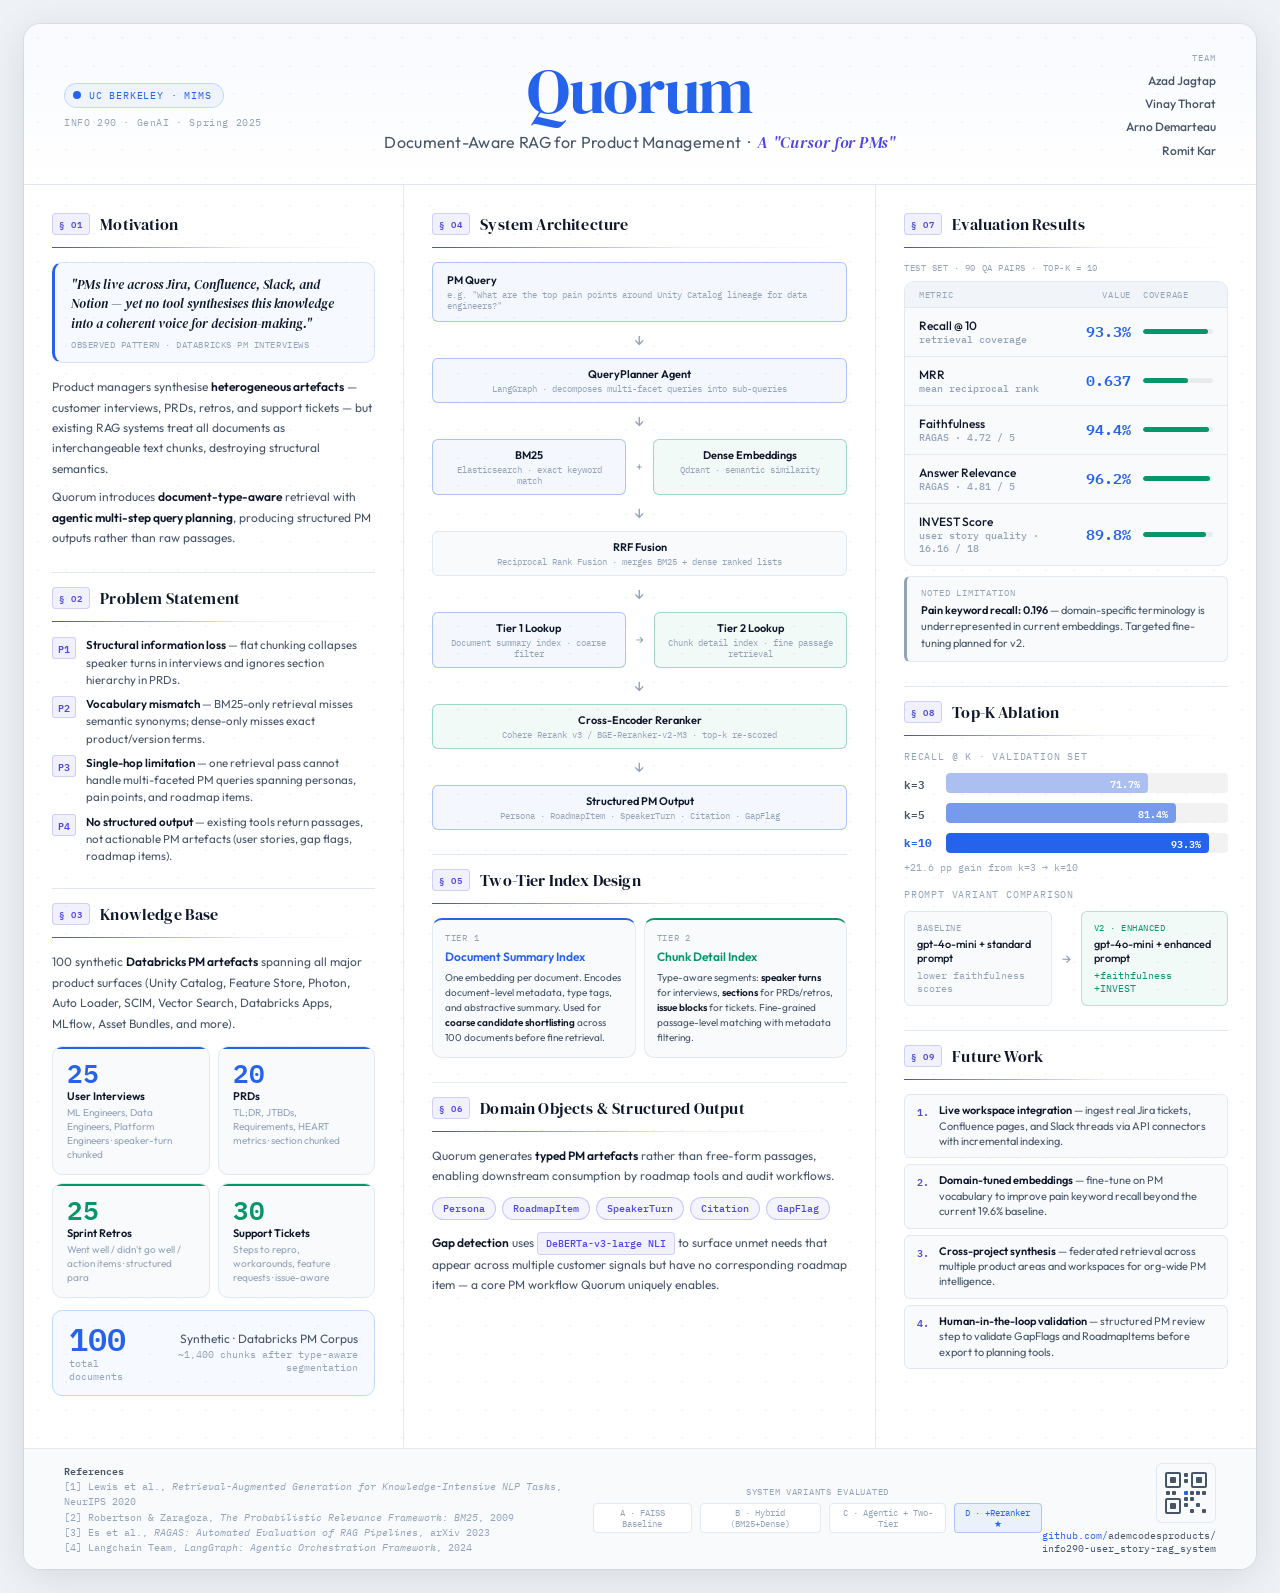
<file: quorum_poster.html>
<!DOCTYPE html>
<html lang="en">
<head>
  <meta charset="UTF-8">
  <meta name="viewport" content="width=1800">
  <title>Quorum — Academic Poster</title>
  <link rel="preconnect" href="https://fonts.googleapis.com">
  <link rel="preconnect" href="https://fonts.gstatic.com" crossorigin>
  <link href="https://fonts.googleapis.com/css2?family=DM+Serif+Display:ital@0;1&family=IBM+Plex+Mono:ital,wght@0,400;0,500;0,600;1,400&family=Outfit:wght@300;400;500;600;700;800&display=swap" rel="stylesheet">

  <style>
    /* ─── TOKENS ──────────────────────────────────────────────── */
    :root {
      --bg:          #FFFFFF;
      --surface:     #F8FAFC;
      --surface-hi:  #F1F5F9;
      --border:      #E2E8F0;
      --border-accent: #BFDBFE;

      --text-primary:   #0F172A;
      --text-secondary: #475569;
      --text-dim:       #94A3B8;

      /* 3 accent colors only */
      --accent:  #2563EB;   /* blue  — architecture, key UI */
      --accent2: #059669;   /* green — results, positive */
      --accent3: #4F46E5;   /* indigo — section nums, chips */

      --font-display: 'DM Serif Display', serif;
      --font-body:    'Outfit', sans-serif;
      --font-mono:    'IBM Plex Mono', monospace;

      --r-sm: 6px;
      --r-md: 10px;
      --r-lg: 16px;
    }

    /* ─── RESET ───────────────────────────────────────────────── */
    *, *::before, *::after { box-sizing: border-box; margin: 0; padding: 0; }

    /* ─── POSTER CANVAS ───────────────────────────────────────── */
    body {
      background: #EEF2F7;
      display: flex;
      justify-content: center;
      align-items: flex-start;
      padding: 24px;
      min-height: 100vh;
      font-family: var(--font-body);
      color: var(--text-primary);
    }

    .poster {
      width: 1800px;
      min-height: 1240px;
      background: var(--bg);
      position: relative;
      overflow: hidden;
      border-radius: var(--r-lg);
      box-shadow: 0 8px 40px rgba(0,0,0,0.10), 0 0 0 1px rgba(0,0,0,0.06);
    }

    /* subtle dot-grid texture */
    .poster::before {
      content: '';
      position: absolute;
      inset: 0;
      background-image: radial-gradient(circle, rgba(0,0,0,0.035) 1px, transparent 1px);
      background-size: 28px 28px;
      pointer-events: none;
      z-index: 0;
    }

    .poster > * { position: relative; z-index: 1; }

    /* ─── HEADER ──────────────────────────────────────────────── */
    header {
      display: grid;
      grid-template-columns: 220px 1fr 220px;
      align-items: center;
      padding: 28px 40px 24px;
      border-bottom: 1px solid var(--border);
      background: linear-gradient(180deg, rgba(37,99,235,0.03) 0%, transparent 100%);
      gap: 20px;
    }

    .badge-left {
      display: flex;
      flex-direction: column;
      gap: 8px;
    }

    .institution-badge {
      display: inline-flex;
      align-items: center;
      gap: 8px;
      background: rgba(37,99,235,0.06);
      border: 1px solid rgba(37,99,235,0.2);
      border-radius: 20px;
      padding: 5px 12px 5px 8px;
      width: fit-content;
    }

    .inst-dot {
      width: 8px; height: 8px;
      background: var(--accent);
      border-radius: 50%;
      flex-shrink: 0;
    }

    .institution-badge span {
      font-family: var(--font-mono);
      font-size: 10px;
      color: var(--accent);
      letter-spacing: 0.08em;
      text-transform: uppercase;
    }

    .course-tag {
      font-family: var(--font-mono);
      font-size: 10px;
      color: var(--text-dim);
      letter-spacing: 0.06em;
    }

    .header-center { text-align: center; }

    .poster-title {
      font-family: var(--font-display);
      font-size: 64px;
      line-height: 1;
      letter-spacing: -0.02em;
      color: var(--text-primary);
      margin-bottom: 8px;
    }

    .poster-title span { color: var(--accent); }

    .poster-subtitle {
      font-family: var(--font-body);
      font-size: 16px;
      font-weight: 400;
      color: var(--text-secondary);
      letter-spacing: 0.02em;
    }

    .poster-subtitle em {
      font-style: italic;
      font-family: var(--font-display);
      color: var(--accent3);
    }

    .badge-right {
      text-align: right;
      display: flex;
      flex-direction: column;
      gap: 4px;
      align-items: flex-end;
    }

    .team-label {
      font-family: var(--font-mono);
      font-size: 9px;
      color: var(--text-dim);
      letter-spacing: 0.1em;
      text-transform: uppercase;
      margin-bottom: 4px;
    }

    .team-name {
      font-size: 12px;
      font-weight: 500;
      color: var(--text-secondary);
      line-height: 1.6;
    }

    /* ─── BODY GRID ───────────────────────────────────────────── */
    .body {
      display: grid;
      grid-template-columns: 380px 1fr 380px;
      gap: 0;
      min-height: 1040px;
    }

    .col {
      padding: 28px 28px;
      border-right: 1px solid var(--border);
    }

    .col:last-child { border-right: none; }

    /* ─── SECTION HEADERS ─────────────────────────────────────── */
    .section { margin-bottom: 24px; }

    .section-header {
      display: flex;
      align-items: center;
      gap: 10px;
      margin-bottom: 12px;
    }

    .section-num {
      font-family: var(--font-mono);
      font-size: 9px;
      font-weight: 600;
      color: var(--accent3);
      letter-spacing: 0.12em;
      background: rgba(79,70,229,0.08);
      border: 1px solid rgba(79,70,229,0.2);
      border-radius: 4px;
      padding: 2px 6px;
    }

    .section-title {
      font-family: var(--font-display);
      font-size: 16px;
      color: var(--text-primary);
      letter-spacing: 0.01em;
      flex: 1;
    }

    .section-rule {
      height: 1px;
      background: linear-gradient(90deg, var(--accent3) 0%, rgba(79,70,229,0.1) 60%, transparent 100%);
      margin-bottom: 14px;
    }

    .body-text {
      font-size: 12px;
      font-weight: 400;
      color: var(--text-secondary);
      line-height: 1.7;
    }

    strong { color: var(--text-primary); font-weight: 600; }

    /* ─── TAGS / PILLS ────────────────────────────────────────── */
    .tag {
      display: inline-block;
      font-family: var(--font-mono);
      font-size: 10px;
      padding: 2px 8px;
      border-radius: 4px;
      font-weight: 500;
    }
    .tag-accent  { background: rgba(37,99,235,0.08); color: var(--accent); border: 1px solid rgba(37,99,235,0.2); }
    .tag-accent3 { background: rgba(79,70,229,0.08); color: var(--accent3); border: 1px solid rgba(79,70,229,0.2); }

    /* ─── CORPUS CARDS ────────────────────────────────────────── */
    .corpus-grid {
      display: grid;
      grid-template-columns: 1fr 1fr;
      gap: 8px;
      margin-top: 12px;
    }

    .corpus-card {
      background: var(--surface);
      border: 1px solid var(--border);
      border-radius: var(--r-md);
      padding: 12px 14px;
      position: relative;
      overflow: hidden;
    }

    .corpus-card::before {
      content: '';
      position: absolute;
      top: 0; left: 0; right: 0;
      height: 2px;
    }

    .corpus-card.interviews::before,
    .corpus-card.prds::before        { background: var(--accent); }
    .corpus-card.retros::before,
    .corpus-card.tickets::before     { background: var(--accent2); }

    .corpus-card-count {
      font-family: var(--font-mono);
      font-size: 26px;
      font-weight: 600;
      line-height: 1;
      margin-bottom: 4px;
      color: var(--accent);
    }

    .corpus-card.retros  .corpus-card-count,
    .corpus-card.tickets .corpus-card-count { color: var(--accent2); }

    .corpus-card-label {
      font-size: 11px;
      color: var(--text-primary);
      font-weight: 600;
    }

    .corpus-card-desc {
      font-size: 10px;
      color: var(--text-dim);
      margin-top: 3px;
      line-height: 1.4;
    }

    .corpus-total {
      margin-top: 12px;
      background: rgba(37,99,235,0.04);
      border: 1px solid var(--border-accent);
      border-radius: var(--r-md);
      padding: 12px 16px;
      display: flex;
      align-items: center;
      justify-content: space-between;
    }

    .corpus-total-num {
      font-family: var(--font-mono);
      font-size: 32px;
      font-weight: 600;
      color: var(--accent);
      line-height: 1;
    }

    .corpus-total-label {
      font-size: 12px;
      color: var(--text-secondary);
      text-align: right;
    }

    /* ─── ARCHITECTURE DIAGRAM ────────────────────────────────── */
    .arch-pipeline {
      display: flex;
      flex-direction: column;
      gap: 6px;
      margin-top: 8px;
    }

    .arch-row { display: flex; align-items: center; gap: 6px; }

    .arch-box {
      flex: 1;
      background: var(--surface);
      border: 1px solid var(--border);
      border-radius: var(--r-sm);
      padding: 8px 12px;
      font-size: 11px;
      font-weight: 500;
      text-align: center;
      color: var(--text-secondary);
    }

    .arch-box.primary {
      border-color: rgba(37,99,235,0.35);
      background: rgba(37,99,235,0.05);
      color: var(--accent);
    }

    .arch-box.positive {
      border-color: rgba(5,150,105,0.35);
      background: rgba(5,150,105,0.05);
      color: var(--accent2);
    }

    .arch-box-subtitle {
      font-size: 9px;
      color: var(--text-dim);
      font-family: var(--font-mono);
      margin-top: 2px;
      font-weight: 400;
    }

    .arch-pair {
      display: flex;
      gap: 6px;
    }

    .arch-pair .arch-box { flex: 1; }

    /* ─── TIER DIAGRAM ────────────────────────────────────────── */
    .tier-container {
      display: flex;
      gap: 8px;
      margin-top: 8px;
    }

    .tier-card {
      flex: 1;
      background: var(--surface);
      border: 1px solid var(--border);
      border-radius: var(--r-md);
      padding: 12px;
    }

    .tier-label {
      font-family: var(--font-mono);
      font-size: 9px;
      color: var(--text-dim);
      letter-spacing: 0.08em;
      text-transform: uppercase;
      margin-bottom: 6px;
    }

    .tier-title {
      font-size: 12px;
      font-weight: 600;
      margin-bottom: 6px;
    }

    .tier-card.t1 { border-top: 2px solid var(--accent); }
    .tier-card.t1 .tier-title { color: var(--accent); }
    .tier-card.t2 { border-top: 2px solid var(--accent2); }
    .tier-card.t2 .tier-title { color: var(--accent2); }

    .tier-desc {
      font-size: 10px;
      color: var(--text-secondary);
      line-height: 1.5;
    }

    /* ─── DOMAIN OBJECTS ──────────────────────────────────────── */
    .domain-chips {
      display: flex;
      flex-wrap: wrap;
      gap: 6px;
      margin-top: 10px;
    }

    .domain-chip {
      font-family: var(--font-mono);
      font-size: 10px;
      padding: 4px 10px;
      border-radius: 20px;
      font-weight: 500;
      border: 1px solid rgba(79,70,229,0.25);
      background: rgba(79,70,229,0.06);
      color: var(--accent3);
    }

    /* ─── COMPACT METRICS TABLE ───────────────────────────────── */
    .metrics-table {
      background: var(--surface);
      border: 1px solid var(--border);
      border-radius: var(--r-md);
      overflow: hidden;
      margin-top: 8px;
    }

    .metrics-table-header {
      display: grid;
      grid-template-columns: 1fr 90px 70px;
      padding: 7px 14px;
      background: var(--surface-hi);
      border-bottom: 1px solid var(--border);
      font-family: var(--font-mono);
      font-size: 9px;
      color: var(--text-dim);
      letter-spacing: 0.08em;
      text-transform: uppercase;
    }

    .metric-row {
      display: grid;
      grid-template-columns: 1fr 90px 70px;
      align-items: center;
      padding: 0 14px;
      border-bottom: 1px solid var(--border);
      min-height: 42px;
    }

    .metric-row:last-child { border-bottom: none; }

    .metric-row-name {
      font-size: 12px;
      font-weight: 500;
      color: var(--text-primary);
      padding: 10px 0;
    }

    .metric-row-sub {
      font-size: 10px;
      color: var(--text-dim);
      font-family: var(--font-mono);
      display: block;
    }

    .metric-row-value {
      font-family: var(--font-mono);
      font-size: 15px;
      font-weight: 600;
      color: var(--accent);
      text-align: right;
      padding-right: 12px;
    }

    .metric-row-bar-wrap {
      height: 5px;
      background: rgba(0,0,0,0.06);
      border-radius: 3px;
      overflow: hidden;
    }

    .metric-row-bar {
      height: 100%;
      border-radius: 3px;
      background: var(--accent2);
    }

    /* ─── LIMITATION BOX ──────────────────────────────────────── */
    .limitation-box {
      background: var(--surface);
      border: 1px solid var(--border);
      border-left: 3px solid var(--text-dim);
      border-radius: var(--r-sm);
      padding: 10px 14px;
      margin-top: 10px;
    }

    .limitation-label {
      font-family: var(--font-mono);
      font-size: 9px;
      color: var(--text-dim);
      letter-spacing: 0.1em;
      text-transform: uppercase;
      margin-bottom: 4px;
    }

    .limitation-text {
      font-size: 11px;
      color: var(--text-secondary);
      line-height: 1.5;
    }

    /* ─── ABLATION CHART ──────────────────────────────────────── */
    .ablation-title {
      font-family: var(--font-mono);
      font-size: 10px;
      color: var(--text-dim);
      letter-spacing: 0.08em;
      text-transform: uppercase;
      margin-bottom: 10px;
    }

    .ablation-chart {
      display: flex;
      flex-direction: column;
      gap: 10px;
    }

    .ablation-row {
      display: flex;
      align-items: center;
      gap: 10px;
    }

    .ablation-key {
      font-family: var(--font-mono);
      font-size: 11px;
      font-weight: 600;
      width: 32px;
      flex-shrink: 0;
      color: var(--text-secondary);
    }

    .ablation-bar-bg {
      flex: 1;
      height: 20px;
      background: rgba(0,0,0,0.05);
      border-radius: 4px;
      overflow: hidden;
    }

    .ablation-bar-fill {
      height: 100%;
      border-radius: 4px;
      display: flex;
      align-items: center;
      justify-content: flex-end;
      padding-right: 8px;
    }

    .ablation-bar-fill.low  { background: rgba(37,99,235,0.35); }
    .ablation-bar-fill.mid  { background: rgba(37,99,235,0.60); }
    .ablation-bar-fill.high { background: var(--accent); }

    .ablation-bar-label {
      font-family: var(--font-mono);
      font-size: 10px;
      font-weight: 600;
      color: #fff;
    }

    /* ─── FUTURE WORK ─────────────────────────────────────────── */
    .future-grid {
      display: flex;
      flex-direction: column;
      gap: 6px;
    }

    .future-item {
      display: flex;
      align-items: flex-start;
      gap: 10px;
      background: var(--surface);
      border: 1px solid var(--border);
      border-radius: var(--r-sm);
      padding: 8px 12px;
      font-size: 11px;
      color: var(--text-secondary);
      line-height: 1.4;
    }

    .future-num {
      font-family: var(--font-mono);
      font-size: 10px;
      font-weight: 600;
      color: var(--accent3);
      flex-shrink: 0;
      margin-top: 1px;
    }

    /* ─── MOTIVATION CALLOUT ──────────────────────────────────── */
    .callout {
      background: rgba(37,99,235,0.04);
      border: 1px solid rgba(37,99,235,0.15);
      border-left: 3px solid var(--accent);
      border-radius: var(--r-md);
      padding: 12px 16px;
      margin-bottom: 14px;
    }

    .callout-quote {
      font-family: var(--font-display);
      font-style: italic;
      font-size: 13px;
      color: var(--text-primary);
      line-height: 1.5;
    }

    .callout-source {
      font-family: var(--font-mono);
      font-size: 9px;
      color: var(--text-dim);
      margin-top: 6px;
      letter-spacing: 0.06em;
      text-transform: uppercase;
    }

    /* ─── PROBLEM ITEMS ───────────────────────────────────────── */
    .problem-list {
      display: flex;
      flex-direction: column;
      gap: 7px;
    }

    .problem-item {
      display: flex;
      gap: 10px;
      align-items: flex-start;
    }

    .problem-num {
      font-family: var(--font-mono);
      font-size: 10px;
      font-weight: 600;
      color: var(--accent3);
      background: rgba(79,70,229,0.08);
      border: 1px solid rgba(79,70,229,0.2);
      border-radius: 3px;
      padding: 1px 5px;
      flex-shrink: 0;
      margin-top: 1px;
    }

    .problem-text {
      font-size: 11.5px;
      color: var(--text-secondary);
      line-height: 1.5;
    }

    /* ─── SMALL SEPARATOR ─────────────────────────────────────── */
    .mini-sep {
      height: 1px;
      background: var(--border);
      margin: 14px 0;
    }

    /* ─── FOOTER ──────────────────────────────────────────────── */
    footer {
      border-top: 1px solid var(--border);
      padding: 14px 40px;
      display: flex;
      align-items: center;
      justify-content: space-between;
      background: var(--surface);
    }

    .footer-refs {
      font-family: var(--font-mono);
      font-size: 9.5px;
      color: var(--text-dim);
      line-height: 1.6;
    }

    .footer-refs strong { color: var(--text-secondary); }

    .footer-middle { text-align: center; }

    .footer-system-label {
      font-family: var(--font-mono);
      font-size: 9px;
      color: var(--text-dim);
      letter-spacing: 0.08em;
      text-transform: uppercase;
      margin-bottom: 6px;
    }

    .footer-variants { display: flex; gap: 8px; }

    .variant-chip {
      font-family: var(--font-mono);
      font-size: 9px;
      padding: 3px 8px;
      border-radius: 4px;
      border: 1px solid var(--border);
      color: var(--text-dim);
      background: var(--bg);
    }

    .variant-chip.active {
      color: var(--accent);
      border-color: rgba(37,99,235,0.3);
      background: rgba(37,99,235,0.06);
    }

    .footer-github {
      text-align: right;
      display: flex;
      flex-direction: column;
      align-items: flex-end;
      gap: 6px;
    }

    .github-link {
      font-family: var(--font-mono);
      font-size: 10px;
      color: var(--text-secondary);
    }

    .github-link span { color: var(--accent); }

    .qr-box {
      width: 60px; height: 60px;
      border: 1px solid var(--border);
      border-radius: var(--r-sm);
      background: var(--surface);
      display: flex;
      align-items: center;
      justify-content: center;
    }

    /* prompt variant comparison */
    .variant-compare {
      display: flex;
      gap: 8px;
      margin-top: 8px;
    }

    .vc-box {
      flex: 1;
      background: var(--surface);
      border: 1px solid var(--border);
      border-radius: var(--r-sm);
      padding: 10px 12px;
    }

    .vc-box.active {
      background: rgba(5,150,105,0.05);
      border-color: rgba(5,150,105,0.25);
    }

    .vc-label {
      font-family: var(--font-mono);
      font-size: 9px;
      color: var(--text-dim);
      text-transform: uppercase;
      letter-spacing: 0.06em;
      margin-bottom: 4px;
    }

    .vc-box.active .vc-label { color: var(--accent2); }

    .vc-name {
      font-size: 11px;
      font-weight: 500;
      color: var(--text-primary);
    }

    .vc-note {
      font-family: var(--font-mono);
      font-size: 10px;
      color: var(--text-dim);
      margin-top: 4px;
    }

    .vc-box.active .vc-note { color: var(--accent2); }
  </style>
</head>
<body>
<div class="poster">

  <!-- ════════════════════════════════ HEADER ════════════════════════════════ -->
  <header>
    <div class="badge-left">
      <div class="institution-badge">
        <span class="inst-dot"></span>
        <span>UC Berkeley · MIMS</span>
      </div>
      <div class="course-tag">INFO 290 · GenAI · Spring 2025</div>
    </div>

    <div class="header-center">
      <div class="poster-title"><span>Quorum</span></div>
      <div class="poster-subtitle">
        Document-Aware RAG for Product Management &nbsp;·&nbsp;
        <em>A "Cursor for PMs"</em>
      </div>
    </div>

    <div class="badge-right">
      <div class="team-label">Team</div>
      <div class="team-name">Azad Jagtap</div>
      <div class="team-name">Vinay Thorat</div>
      <div class="team-name">Arno Demarteau</div>
      <div class="team-name">Romit Kar</div>
    </div>
  </header>

  <!-- ════════════════════════════════ BODY ══════════════════════════════════ -->
  <div class="body">

    <!-- ═══════════ COL 1 — Motivation, Problem, Knowledge Base ═══════════ -->
    <div class="col">

      <!-- § 1 MOTIVATION -->
      <div class="section">
        <div class="section-header">
          <span class="section-num">§ 01</span>
          <span class="section-title">Motivation</span>
        </div>
        <div class="section-rule"></div>

        <div class="callout">
          <div class="callout-quote">"PMs live across Jira, Confluence, Slack, and Notion — yet no tool synthesises this knowledge into a coherent voice for decision-making."</div>
          <div class="callout-source">Observed pattern · Databricks PM interviews</div>
        </div>

        <p class="body-text">
          Product managers synthesise <strong>heterogeneous artefacts</strong> — customer interviews,
          PRDs, retros, and support tickets — but existing RAG systems treat all documents as
          interchangeable text chunks, destroying structural semantics.
        </p>
        <p class="body-text" style="margin-top: 8px;">
          Quorum introduces <strong>document-type-aware</strong> retrieval with
          <strong>agentic multi-step query planning</strong>, producing structured PM
          outputs rather than raw passages.
        </p>
      </div>

      <div class="mini-sep"></div>

      <!-- § 2 PROBLEM -->
      <div class="section">
        <div class="section-header">
          <span class="section-num">§ 02</span>
          <span class="section-title">Problem Statement</span>
        </div>
        <div class="section-rule"></div>

        <div class="problem-list">
          <div class="problem-item">
            <span class="problem-num">P1</span>
            <span class="problem-text"><strong>Structural information loss</strong> — flat chunking collapses speaker turns in interviews and ignores section hierarchy in PRDs.</span>
          </div>
          <div class="problem-item">
            <span class="problem-num">P2</span>
            <span class="problem-text"><strong>Vocabulary mismatch</strong> — BM25-only retrieval misses semantic synonyms; dense-only misses exact product/version terms.</span>
          </div>
          <div class="problem-item">
            <span class="problem-num">P3</span>
            <span class="problem-text"><strong>Single-hop limitation</strong> — one retrieval pass cannot handle multi-faceted PM queries spanning personas, pain points, and roadmap items.</span>
          </div>
          <div class="problem-item">
            <span class="problem-num">P4</span>
            <span class="problem-text"><strong>No structured output</strong> — existing tools return passages, not actionable PM artefacts (user stories, gap flags, roadmap items).</span>
          </div>
        </div>
      </div>

      <div class="mini-sep"></div>

      <!-- § 3 KNOWLEDGE BASE -->
      <div class="section">
        <div class="section-header">
          <span class="section-num">§ 03</span>
          <span class="section-title">Knowledge Base</span>
        </div>
        <div class="section-rule"></div>

        <p class="body-text">
          100 synthetic <strong>Databricks PM artefacts</strong> spanning all major product surfaces
          (Unity Catalog, Feature Store, Photon, Auto Loader, SCIM, Vector Search,
          Databricks Apps, MLflow, Asset Bundles, and more).
        </p>

        <div class="corpus-grid">
          <div class="corpus-card interviews">
            <div class="corpus-card-count">25</div>
            <div class="corpus-card-label">User Interviews</div>
            <div class="corpus-card-desc">ML Engineers, Data Engineers, Platform Engineers · speaker-turn chunked</div>
          </div>
          <div class="corpus-card prds">
            <div class="corpus-card-count">20</div>
            <div class="corpus-card-label">PRDs</div>
            <div class="corpus-card-desc">TL;DR, JTBDs, Requirements, HEART metrics · section chunked</div>
          </div>
          <div class="corpus-card retros">
            <div class="corpus-card-count">25</div>
            <div class="corpus-card-label">Sprint Retros</div>
            <div class="corpus-card-desc">Went well / didn't go well / action items · structured para</div>
          </div>
          <div class="corpus-card tickets">
            <div class="corpus-card-count">30</div>
            <div class="corpus-card-label">Support Tickets</div>
            <div class="corpus-card-desc">Steps to repro, workarounds, feature requests · issue-aware</div>
          </div>
        </div>

        <div class="corpus-total">
          <div>
            <div class="corpus-total-num">100</div>
            <div style="font-size:10px; color:var(--text-dim); font-family:var(--font-mono); margin-top:2px;">total documents</div>
          </div>
          <div class="corpus-total-label">
            <div style="color:var(--text-secondary); font-size:12px;">Synthetic · Databricks PM Corpus</div>
            <div style="font-family:var(--font-mono); font-size:10px; color:var(--text-dim); margin-top:2px;">~1,400 chunks after type-aware segmentation</div>
          </div>
        </div>
      </div>

    </div><!-- /col 1 -->

    <!-- ═══════════ COL 2 — Architecture, Two-Tier Index, Domain Objects ═════ -->
    <div class="col">

      <!-- § 4 SYSTEM ARCHITECTURE -->
      <div class="section">
        <div class="section-header">
          <span class="section-num">§ 04</span>
          <span class="section-title">System Architecture</span>
        </div>
        <div class="section-rule"></div>

        <div class="arch-pipeline">
          <div class="arch-row">
            <div class="arch-box primary" style="text-align:left; padding: 10px 14px;">
              <strong>PM Query</strong>
              <div class="arch-box-subtitle">e.g. "What are the top pain points around Unity Catalog lineage for data engineers?"</div>
            </div>
          </div>

          <div style="display:flex; justify-content:center; color:var(--text-dim); font-size:16px; padding: 2px 0;">↓</div>

          <div class="arch-row">
            <div class="arch-box primary">
              <strong>QueryPlanner Agent</strong>
              <div class="arch-box-subtitle">LangGraph · decomposes multi-facet queries into sub-queries</div>
            </div>
          </div>

          <div style="display:flex; justify-content:center; color:var(--text-dim); font-size:16px; padding: 2px 0;">↓</div>

          <div class="arch-pair">
            <div class="arch-box primary">
              <strong>BM25</strong>
              <div class="arch-box-subtitle">Elasticsearch · exact keyword match</div>
            </div>
            <div style="display:flex; align-items:center; color:var(--text-dim); font-size:12px; flex-shrink:0; padding:0 4px;">+</div>
            <div class="arch-box positive">
              <strong>Dense Embeddings</strong>
              <div class="arch-box-subtitle">Qdrant · semantic similarity</div>
            </div>
          </div>

          <div style="display:flex; justify-content:center; color:var(--text-dim); font-size:16px; padding: 2px 0;">↓</div>

          <div class="arch-row">
            <div class="arch-box">
              <strong>RRF Fusion</strong>
              <div class="arch-box-subtitle">Reciprocal Rank Fusion · merges BM25 + dense ranked lists</div>
            </div>
          </div>

          <div style="display:flex; justify-content:center; color:var(--text-dim); font-size:16px; padding: 2px 0;">↓</div>

          <div class="arch-pair">
            <div class="arch-box primary">
              <strong>Tier 1 Lookup</strong>
              <div class="arch-box-subtitle">Document summary index · coarse filter</div>
            </div>
            <div style="display:flex; align-items:center; color:var(--text-dim); font-size:12px; flex-shrink:0; padding:0 4px;">→</div>
            <div class="arch-box positive">
              <strong>Tier 2 Lookup</strong>
              <div class="arch-box-subtitle">Chunk detail index · fine passage retrieval</div>
            </div>
          </div>

          <div style="display:flex; justify-content:center; color:var(--text-dim); font-size:16px; padding: 2px 0;">↓</div>

          <div class="arch-row">
            <div class="arch-box positive">
              <strong>Cross-Encoder Reranker</strong>
              <div class="arch-box-subtitle">Cohere Rerank v3 / BGE-Reranker-v2-M3 · top-k re-scored</div>
            </div>
          </div>

          <div style="display:flex; justify-content:center; color:var(--text-dim); font-size:16px; padding: 2px 0;">↓</div>

          <div class="arch-row">
            <div class="arch-box primary">
              <strong>Structured PM Output</strong>
              <div class="arch-box-subtitle">Persona · RoadmapItem · SpeakerTurn · Citation · GapFlag</div>
            </div>
          </div>
        </div>

      </div>

      <div class="mini-sep"></div>

      <!-- § 5 TWO-TIER INDEX -->
      <div class="section">
        <div class="section-header">
          <span class="section-num">§ 05</span>
          <span class="section-title">Two-Tier Index Design</span>
        </div>
        <div class="section-rule"></div>

        <div class="tier-container">
          <div class="tier-card t1">
            <div class="tier-label">Tier 1</div>
            <div class="tier-title">Document Summary Index</div>
            <div class="tier-desc">
              One embedding per document. Encodes document-level metadata, type tags, and abstractive summary. Used for <strong>coarse candidate shortlisting</strong> across 100 documents before fine retrieval.
            </div>
          </div>
          <div class="tier-card t2">
            <div class="tier-label">Tier 2</div>
            <div class="tier-title">Chunk Detail Index</div>
            <div class="tier-desc">
              Type-aware segments: <strong>speaker turns</strong> for interviews, <strong>sections</strong> for PRDs/retros, <strong>issue blocks</strong> for tickets. Fine-grained passage-level matching with metadata filtering.
            </div>
          </div>
        </div>
      </div>

      <div class="mini-sep"></div>

      <!-- § 6 DOMAIN OBJECTS -->
      <div class="section">
        <div class="section-header">
          <span class="section-num">§ 06</span>
          <span class="section-title">Domain Objects &amp; Structured Output</span>
        </div>
        <div class="section-rule"></div>

        <p class="body-text">
          Quorum generates <strong>typed PM artefacts</strong> rather than free-form passages,
          enabling downstream consumption by roadmap tools and audit workflows.
        </p>

        <div class="domain-chips">
          <span class="domain-chip">Persona</span>
          <span class="domain-chip">RoadmapItem</span>
          <span class="domain-chip">SpeakerTurn</span>
          <span class="domain-chip">Citation</span>
          <span class="domain-chip">GapFlag</span>
        </div>

        <div style="margin-top: 12px;">
          <p class="body-text">
            <strong>Gap detection</strong> uses <span class="tag tag-accent3">DeBERTa-v3-large NLI</span> to surface
            unmet needs that appear across multiple customer signals but have no corresponding
            roadmap item — a core PM workflow Quorum uniquely enables.
          </p>
        </div>
      </div>

    </div><!-- /col 2 -->

    <!-- ═══════════ COL 3 — Results, Ablation, Future Work ════════════════ -->
    <div class="col">

      <!-- § 7 EVALUATION RESULTS -->
      <div class="section">
        <div class="section-header">
          <span class="section-num">§ 07</span>
          <span class="section-title">Evaluation Results</span>
        </div>
        <div class="section-rule"></div>

        <div style="font-family:var(--font-mono); font-size:9px; color:var(--text-dim); letter-spacing:0.06em; text-transform:uppercase; margin-bottom:8px;">
          Test set · 90 QA pairs · top-k = 10
        </div>

        <!-- Compact metrics table -->
        <div class="metrics-table">
          <div class="metrics-table-header">
            <span>Metric</span>
            <span style="text-align:right; padding-right:12px;">Value</span>
            <span>Coverage</span>
          </div>

          <div class="metric-row">
            <div class="metric-row-name">
              Recall @ 10
              <span class="metric-row-sub">retrieval coverage</span>
            </div>
            <div class="metric-row-value">93.3%</div>
            <div>
              <div class="metric-row-bar-wrap">
                <div class="metric-row-bar" style="width: 93.3%;"></div>
              </div>
            </div>
          </div>

          <div class="metric-row">
            <div class="metric-row-name">
              MRR
              <span class="metric-row-sub">mean reciprocal rank</span>
            </div>
            <div class="metric-row-value">0.637</div>
            <div>
              <div class="metric-row-bar-wrap">
                <div class="metric-row-bar" style="width: 63.7%;"></div>
              </div>
            </div>
          </div>

          <div class="metric-row">
            <div class="metric-row-name">
              Faithfulness
              <span class="metric-row-sub">RAGAS · 4.72 / 5</span>
            </div>
            <div class="metric-row-value">94.4%</div>
            <div>
              <div class="metric-row-bar-wrap">
                <div class="metric-row-bar" style="width: 94.4%;"></div>
              </div>
            </div>
          </div>

          <div class="metric-row">
            <div class="metric-row-name">
              Answer Relevance
              <span class="metric-row-sub">RAGAS · 4.81 / 5</span>
            </div>
            <div class="metric-row-value">96.2%</div>
            <div>
              <div class="metric-row-bar-wrap">
                <div class="metric-row-bar" style="width: 96.2%;"></div>
              </div>
            </div>
          </div>

          <div class="metric-row">
            <div class="metric-row-name">
              INVEST Score
              <span class="metric-row-sub">user story quality · 16.16 / 18</span>
            </div>
            <div class="metric-row-value">89.8%</div>
            <div>
              <div class="metric-row-bar-wrap">
                <div class="metric-row-bar" style="width: 89.8%;"></div>
              </div>
            </div>
          </div>
        </div>

        <div class="limitation-box">
          <div class="limitation-label">Noted Limitation</div>
          <div class="limitation-text">
            <strong>Pain keyword recall: 0.196</strong> — domain-specific terminology
            is underrepresented in current embeddings. Targeted fine-tuning planned for v2.
          </div>
        </div>
      </div>

      <div class="mini-sep"></div>

      <!-- § 8 ABLATION -->
      <div class="section">
        <div class="section-header">
          <span class="section-num">§ 08</span>
          <span class="section-title">Top-K Ablation</span>
        </div>
        <div class="section-rule"></div>

        <div class="ablation-title">Recall @ K · Validation set</div>

        <div class="ablation-chart">
          <div class="ablation-row">
            <div class="ablation-key">k=3</div>
            <div class="ablation-bar-bg">
              <div class="ablation-bar-fill low" style="width: 71.7%;">
                <span class="ablation-bar-label">71.7%</span>
              </div>
            </div>
          </div>
          <div class="ablation-row">
            <div class="ablation-key">k=5</div>
            <div class="ablation-bar-bg">
              <div class="ablation-bar-fill mid" style="width: 81.4%;">
                <span class="ablation-bar-label">81.4%</span>
              </div>
            </div>
          </div>
          <div class="ablation-row">
            <div class="ablation-key" style="color:var(--accent); font-weight:700;">k=10</div>
            <div class="ablation-bar-bg">
              <div class="ablation-bar-fill high" style="width: 93.3%;">
                <span class="ablation-bar-label">93.3%</span>
              </div>
            </div>
          </div>
        </div>

        <div style="margin-top:8px; font-size:10px; color:var(--text-dim); font-family:var(--font-mono);">
          +21.6 pp gain from k=3 → k=10
        </div>

        <div style="margin-top: 14px;">
          <div class="ablation-title">Prompt Variant Comparison</div>
          <div class="variant-compare">
            <div class="vc-box">
              <div class="vc-label">Baseline</div>
              <div class="vc-name">gpt-4o-mini + standard prompt</div>
              <div class="vc-note">lower faithfulness scores</div>
            </div>
            <div style="display:flex; align-items:center; color:var(--text-dim); font-size:14px; padding: 0 2px;">→</div>
            <div class="vc-box active">
              <div class="vc-label">V2 · Enhanced</div>
              <div class="vc-name">gpt-4o-mini + enhanced prompt</div>
              <div class="vc-note">+faithfulness  +INVEST</div>
            </div>
          </div>
        </div>
      </div>

      <div class="mini-sep"></div>

      <!-- § 9 FUTURE WORK -->
      <div class="section">
        <div class="section-header">
          <span class="section-num">§ 09</span>
          <span class="section-title">Future Work</span>
        </div>
        <div class="section-rule"></div>

        <div class="future-grid">
          <div class="future-item">
            <span class="future-num">1.</span>
            <span><strong>Live workspace integration</strong> — ingest real Jira tickets, Confluence pages, and Slack threads via API connectors with incremental indexing.</span>
          </div>
          <div class="future-item">
            <span class="future-num">2.</span>
            <span><strong>Domain-tuned embeddings</strong> — fine-tune on PM vocabulary to improve pain keyword recall beyond the current 19.6% baseline.</span>
          </div>
          <div class="future-item">
            <span class="future-num">3.</span>
            <span><strong>Cross-project synthesis</strong> — federated retrieval across multiple product areas and workspaces for org-wide PM intelligence.</span>
          </div>
          <div class="future-item">
            <span class="future-num">4.</span>
            <span><strong>Human-in-the-loop validation</strong> — structured PM review step to validate GapFlags and RoadmapItems before export to planning tools.</span>
          </div>
        </div>
      </div>

    </div><!-- /col 3 -->

  </div><!-- /body -->

  <!-- ════════════════════════════════ FOOTER ════════════════════════════════ -->
  <footer>
    <div class="footer-refs">
      <strong>References</strong><br>
      [1] Lewis et al., <em>Retrieval-Augmented Generation for Knowledge-Intensive NLP Tasks</em>, NeurIPS 2020<br>
      [2] Robertson &amp; Zaragoza, <em>The Probabilistic Relevance Framework: BM25</em>, 2009<br>
      [3] Es et al., <em>RAGAS: Automated Evaluation of RAG Pipelines</em>, arXiv 2023<br>
      [4] Langchain Team, <em>LangGraph: Agentic Orchestration Framework</em>, 2024
    </div>

    <div class="footer-middle">
      <div class="footer-system-label">System Variants Evaluated</div>
      <div class="footer-variants">
        <span class="variant-chip">A · FAISS Baseline</span>
        <span class="variant-chip">B · Hybrid (BM25+Dense)</span>
        <span class="variant-chip">C · Agentic + Two-Tier</span>
        <span class="variant-chip active">D · +Reranker ★</span>
      </div>
    </div>

    <div class="footer-github">
      <div class="qr-box">
        <svg width="48" height="48" viewBox="0 0 48 48" xmlns="http://www.w3.org/2000/svg">
          <rect width="48" height="48" fill="#F8FAFC" rx="4"/>
          <rect x="4" y="4" width="14" height="14" rx="1" fill="none" stroke="#475569" stroke-width="2"/>
          <rect x="8" y="8" width="6" height="6" rx="1" fill="#475569"/>
          <rect x="30" y="4" width="14" height="14" rx="1" fill="none" stroke="#475569" stroke-width="2"/>
          <rect x="34" y="8" width="6" height="6" rx="1" fill="#475569"/>
          <rect x="4" y="30" width="14" height="14" rx="1" fill="none" stroke="#475569" stroke-width="2"/>
          <rect x="8" y="34" width="6" height="6" rx="1" fill="#475569"/>
          <rect x="22" y="4" width="4" height="4" rx="1" fill="#475569"/>
          <rect x="22" y="10" width="4" height="4" rx="1" fill="#475569"/>
          <rect x="4" y="22" width="4" height="4" rx="1" fill="#475569"/>
          <rect x="10" y="22" width="4" height="4" rx="1" fill="#475569"/>
          <rect x="22" y="22" width="4" height="4" rx="1" fill="#2563EB"/>
          <rect x="28" y="22" width="4" height="4" rx="1" fill="#475569"/>
          <rect x="34" y="22" width="4" height="4" rx="1" fill="#475569"/>
          <rect x="40" y="22" width="4" height="4" rx="1" fill="#475569"/>
          <rect x="22" y="28" width="4" height="4" rx="1" fill="#475569"/>
          <rect x="28" y="28" width="4" height="4" rx="1" fill="#475569"/>
          <rect x="22" y="34" width="4" height="4" rx="1" fill="#475569"/>
          <rect x="34" y="34" width="4" height="4" rx="1" fill="#475569"/>
          <rect x="28" y="40" width="4" height="4" rx="1" fill="#475569"/>
          <rect x="40" y="40" width="4" height="4" rx="1" fill="#475569"/>
        </svg>
      </div>
      <div class="github-link">
        <span>github.com/</span>ademcodesproducts/<br>info290-user_story-rag_system
      </div>
    </div>
  </footer>

</div>
</body>
</html>
</file>
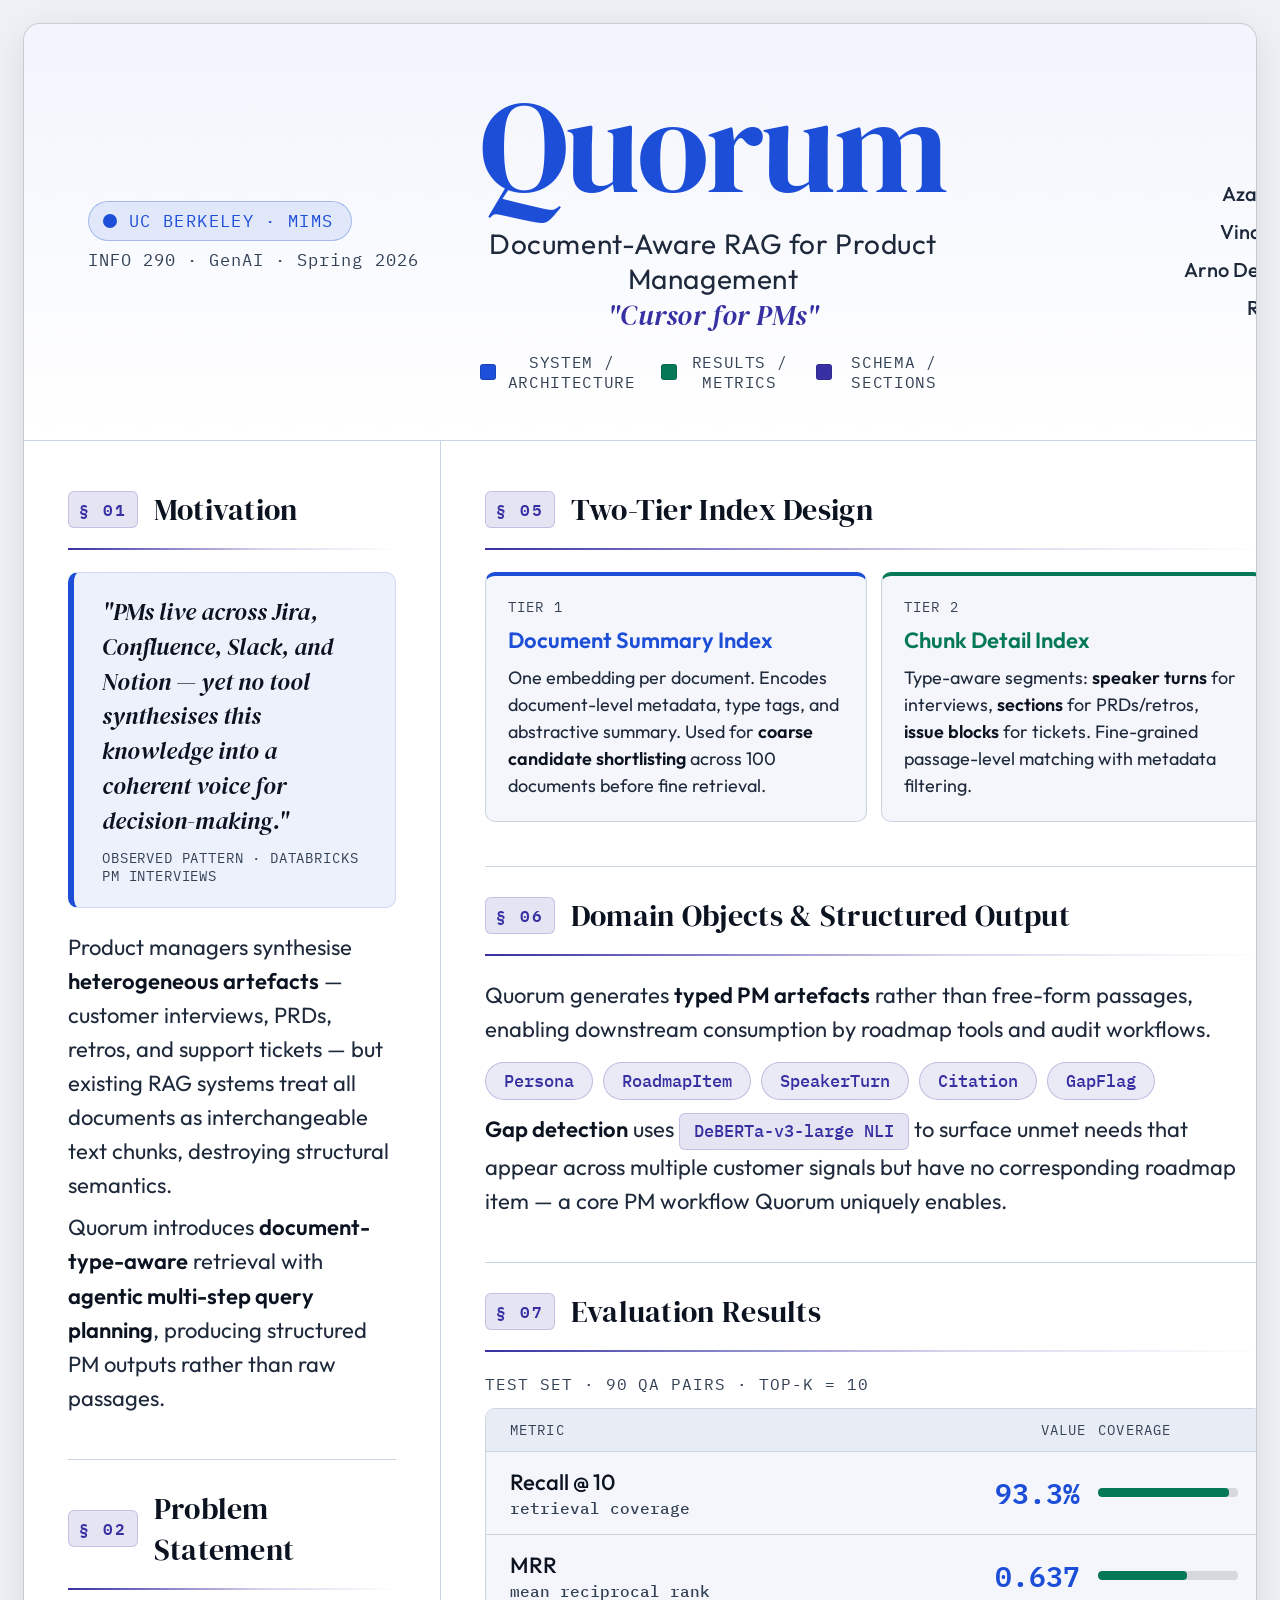
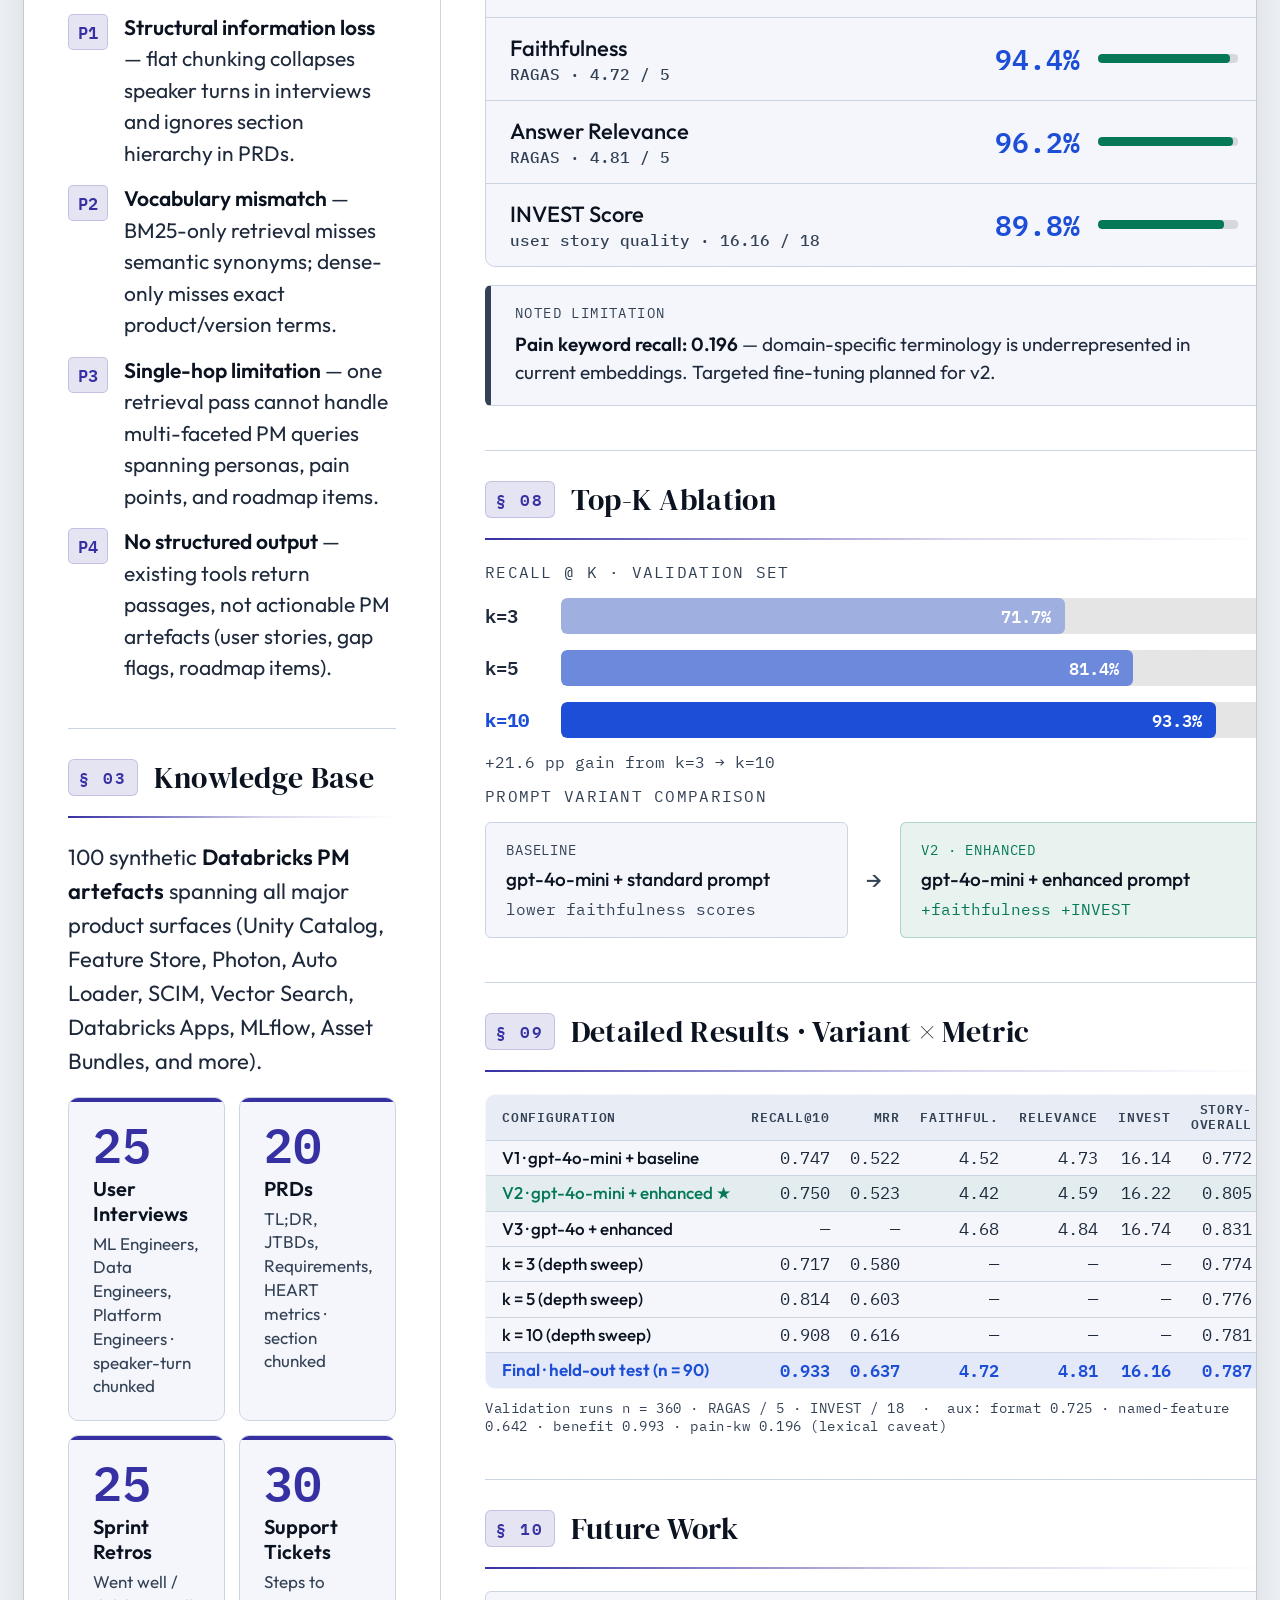
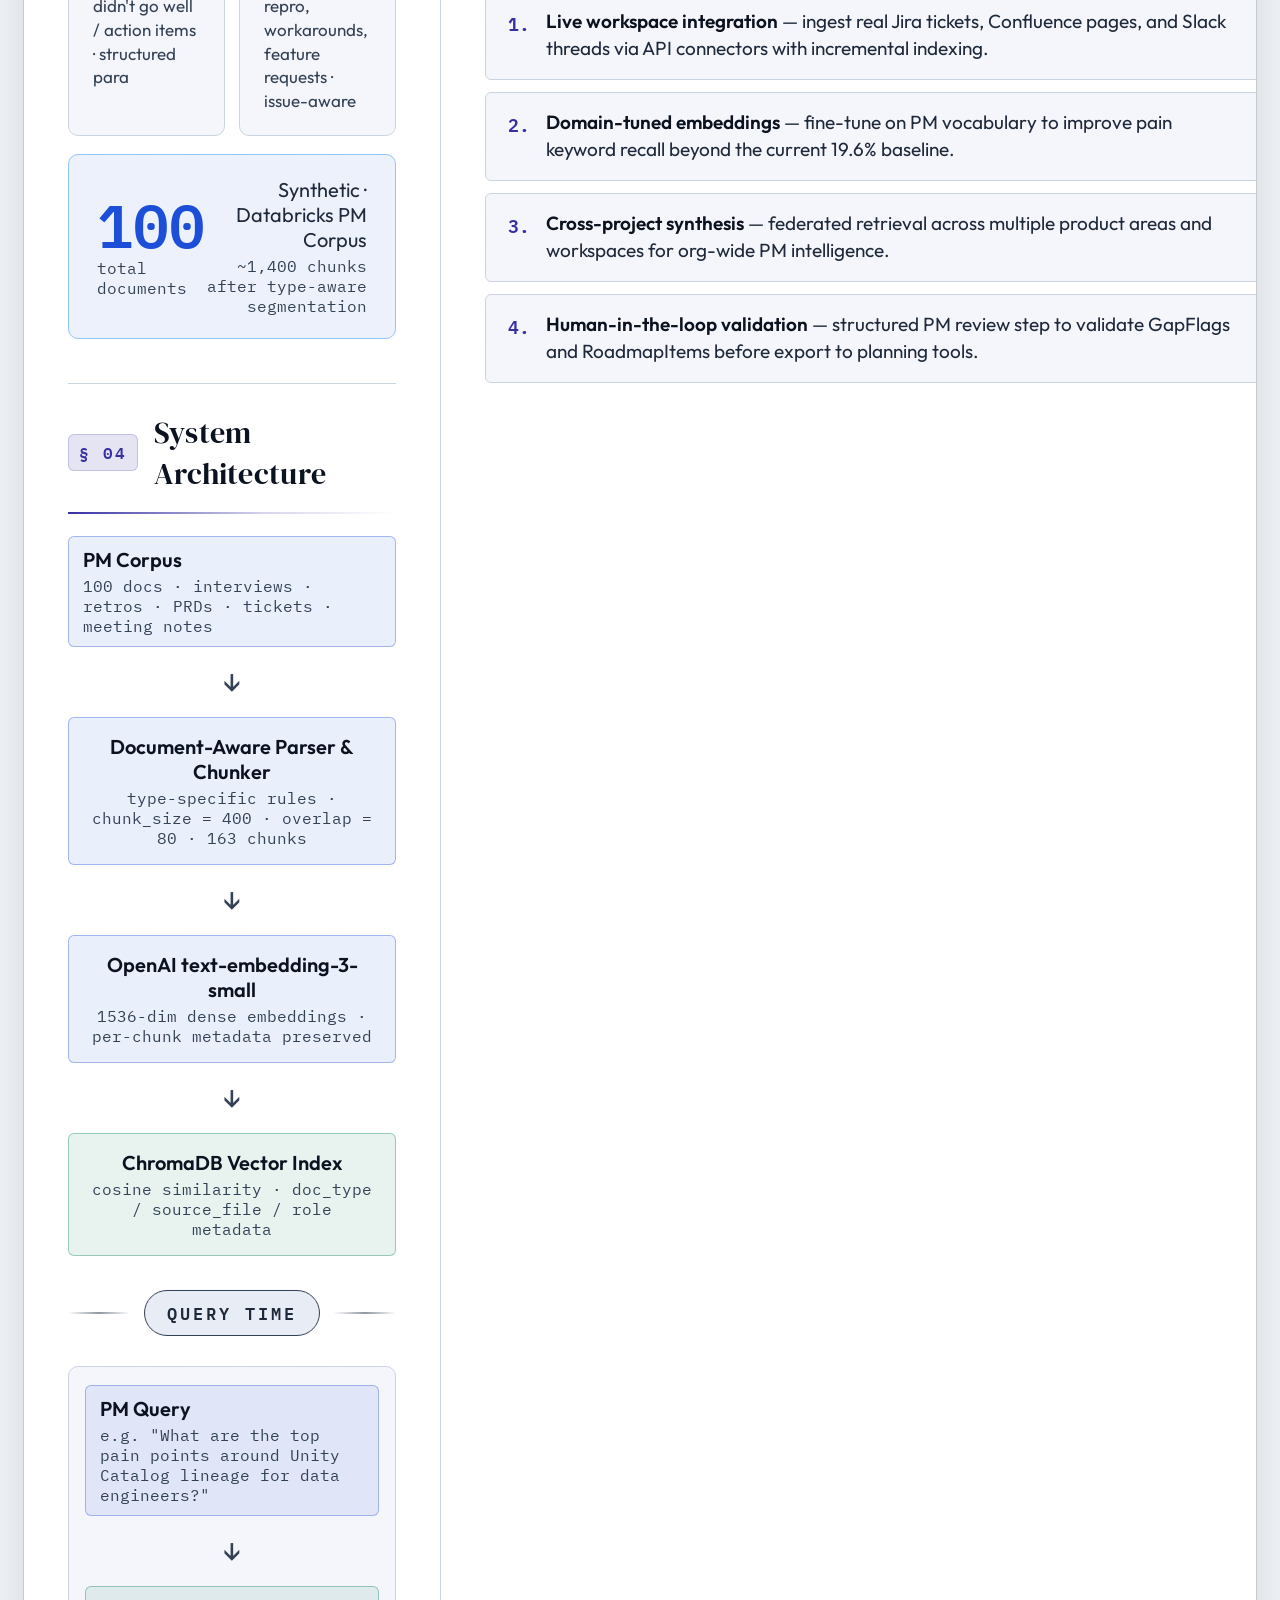
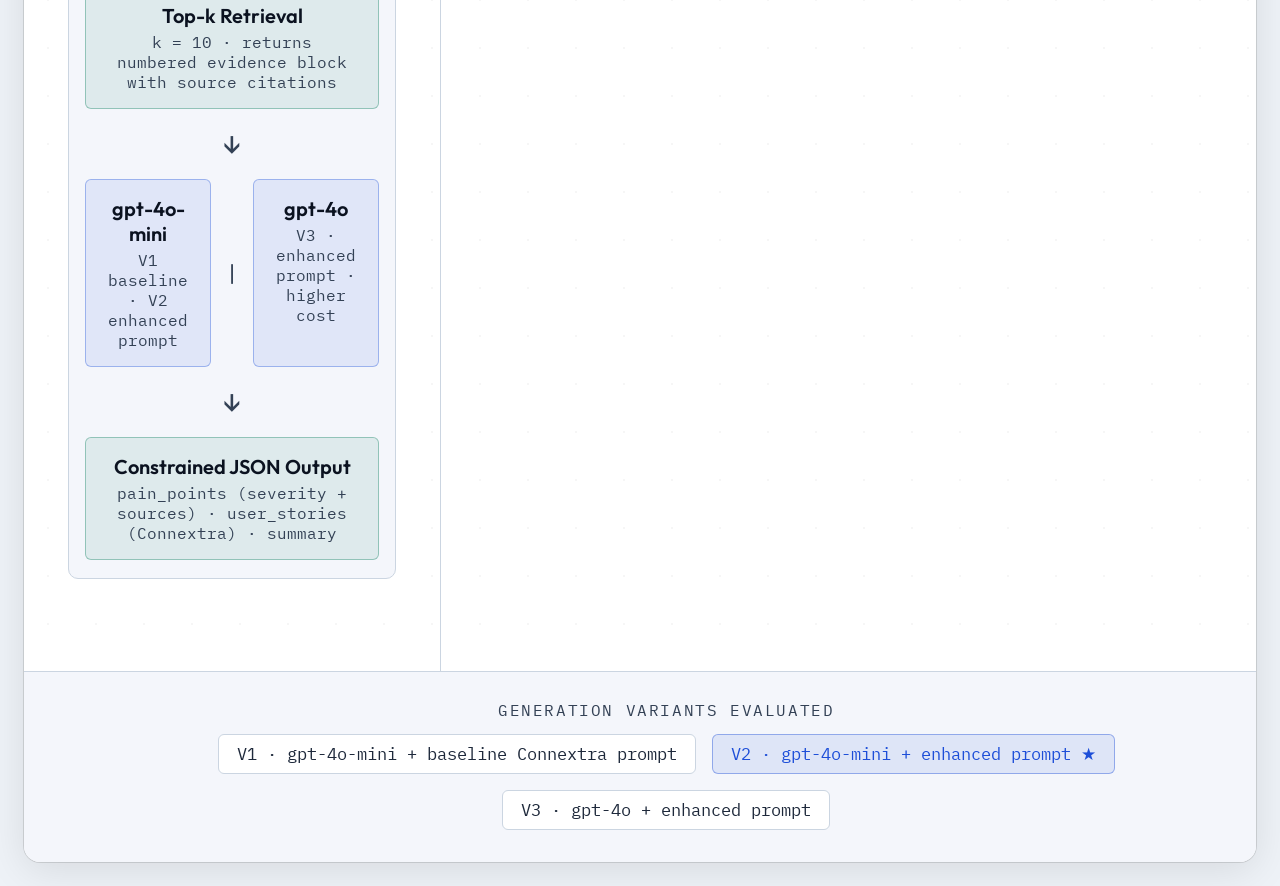
<file: quorum_poster_main.html>
<!DOCTYPE html>
<html lang="en">
<head>
  <meta charset="UTF-8">
  <meta name="viewport" content="width=2400">
  <title>Quorum — Academic Poster</title>
  <link rel="preconnect" href="https://fonts.googleapis.com">
  <link rel="preconnect" href="https://fonts.gstatic.com" crossorigin>
  <link href="https://fonts.googleapis.com/css2?family=DM+Serif+Display:ital@0;1&family=IBM+Plex+Mono:ital,wght@0,400;0,500;0,600;1,400&family=Outfit:wght@300;400;500;600;700;800&display=swap" rel="stylesheet">

  <style>
    /* ─── TOKENS ──────────────────────────────────────────────── */
    /* Color system (each colour carries one consistent meaning):
        BLUE   (--accent)  → System / Architecture / Pipeline
        GREEN  (--accent2) → Results / Metrics / Positive outcomes
        INDIGO (--accent3) → Schema / Sections / Categories
       Text colours are deliberately dark so the poster prints legibly. */
    :root {
      --bg:          #FFFFFF;
      --surface:     #F4F6FB;
      --surface-hi:  #E8ECF4;
      --border:      #CBD5E1;
      --border-accent: #93C5FD;

      --text-primary:   #0B1220;   /* near-black — headings & emphasis */
      --text-secondary: #1E293B;   /* dark slate — body text (print-safe) */
      --text-dim:       #334155;   /* deep slate — labels & captions (print-safe) */

      /* 3 accent colors with dedicated meaning */
      --accent:  #1D4ED8;          /* BLUE   · system / architecture */
      --accent2: #047857;          /* GREEN  · results / metrics */
      --accent3: #3730A3;          /* INDIGO · schema / sections */

      --font-display: 'DM Serif Display', serif;
      --font-body:    'Outfit', sans-serif;
      --font-mono:    'IBM Plex Mono', monospace;

      --r-sm: 6px;
      --r-md: 10px;
      --r-lg: 16px;
    }

    /* ─── RESET ───────────────────────────────────────────────── */
    *, *::before, *::after { box-sizing: border-box; margin: 0; padding: 0; }

    /* ─── POSTER CANVAS ───────────────────────────────────────── */
    body {
      background: #EEF2F7;
      display: flex;
      justify-content: center;
      align-items: flex-start;
      padding: 24px;
      min-height: 100vh;
      font-family: var(--font-body);
      color: var(--text-primary);
    }

    /* 24" × 36" portrait poster — 100 DPI authoring canvas */
    .poster {
      width: 2400px;
      min-height: 3600px;
      background: var(--bg);
      position: relative;
      overflow: hidden;
      border-radius: var(--r-lg);
      box-shadow: 0 8px 40px rgba(0,0,0,0.10), 0 0 0 1px rgba(0,0,0,0.12);
    }

    /* subtle dot-grid texture */
    .poster::before {
      content: '';
      position: absolute;
      inset: 0;
      background-image: radial-gradient(circle, rgba(0,0,0,0.035) 1.4px, transparent 1.4px);
      background-size: 48px 48px;
      pointer-events: none;
      z-index: 0;
    }

    .poster > * { position: relative; z-index: 1; }

    /* ─── HEADER ──────────────────────────────────────────────── */
    header {
      display: grid;
      grid-template-columns: 360px 1fr 360px;
      align-items: center;
      padding: 56px 64px 48px;
      border-bottom: 1px solid var(--border);
      background: linear-gradient(180deg, rgba(29,78,216,0.06) 0%, transparent 100%);
      gap: 32px;
    }

    .badge-left {
      display: flex;
      flex-direction: column;
      gap: 8px;
    }

    .institution-badge {
      display: inline-flex;
      align-items: center;
      gap: 12px;
      background: rgba(29,78,216,0.10);
      border: 1px solid rgba(29,78,216,0.30);
      border-radius: 32px;
      padding: 8px 18px 8px 14px;
      width: fit-content;
    }

    .inst-dot {
      width: 14px; height: 14px;
      background: var(--accent);
      border-radius: 50%;
      flex-shrink: 0;
    }

    .institution-badge span {
      font-family: var(--font-mono);
      font-size: 17px;
      color: var(--accent);
      letter-spacing: 0.08em;
      text-transform: uppercase;
    }

    .course-tag {
      font-family: var(--font-mono);
      font-size: 17px;
      color: var(--text-dim);
      letter-spacing: 0.06em;
    }

    .header-center { text-align: center; }

    .poster-title {
      font-family: var(--font-display);
      font-size: 132px;
      line-height: 1;
      letter-spacing: -0.02em;
      color: var(--text-primary);
      margin-bottom: 14px;
    }

    .poster-title span { color: var(--accent); }

    .poster-subtitle {
      font-family: var(--font-body);
      font-size: 28px;
      font-weight: 400;
      color: var(--text-secondary);
      letter-spacing: 0.02em;
    }

    .poster-subtitle em {
      font-style: italic;
      font-family: var(--font-display);
      color: var(--accent3);
    }

    .badge-right {
      text-align: right;
      display: flex;
      flex-direction: column;
      gap: 6px;
      align-items: flex-end;
    }

    .team-label {
      font-family: var(--font-mono);
      font-size: 14px;
      color: var(--text-dim);
      letter-spacing: 0.1em;
      text-transform: uppercase;
      margin-bottom: 6px;
    }

    .team-name {
      font-size: 20px;
      font-weight: 500;
      color: var(--text-secondary);
      line-height: 1.6;
    }

    /* ─── BODY GRID ───────────────────────────────────────────── */
    /* Two equal columns for the 24"×36" portrait poster.            */
    .body {
      display: grid;
      grid-template-columns: 1fr 1fr;
      gap: 0;
      min-height: 3120px;
    }

    .col {
      padding: 48px 44px;
      border-right: 1px solid var(--border);
    }

    .col:last-child { border-right: none; }

    /* ─── SECTION HEADERS ─────────────────────────────────────── */
    .section { margin-bottom: 44px; }

    .section-header {
      display: flex;
      align-items: center;
      gap: 16px;
      margin-bottom: 18px;
    }

    .section-num {
      font-family: var(--font-mono);
      font-size: 16px;
      font-weight: 600;
      color: var(--accent3);
      letter-spacing: 0.12em;
      background: rgba(55,48,163,0.13);
      border: 1px solid rgba(55,48,163,0.2);
      border-radius: 6px;
      padding: 4px 10px;
    }

    .section-title {
      font-family: var(--font-display);
      font-size: 30px;
      color: var(--text-primary);
      letter-spacing: 0.01em;
      flex: 1;
    }

    .section-rule {
      height: 2px;
      background: linear-gradient(90deg, var(--accent3) 0%, rgba(55,48,163,0.2) 60%, transparent 100%);
      margin-bottom: 22px;
    }

    .body-text {
      font-size: 22px;
      font-weight: 400;
      color: var(--text-secondary);
      line-height: 1.55;
    }

    strong { color: var(--text-primary); font-weight: 600; }

    /* ─── TAGS / PILLS ────────────────────────────────────────── */
    .tag {
      display: inline-block;
      font-family: var(--font-mono);
      font-size: 17px;
      padding: 4px 14px;
      border-radius: 6px;
      font-weight: 500;
    }
    .tag-accent  { background: rgba(29,78,216,0.08); color: var(--accent); border: 1px solid rgba(29,78,216,0.2); }
    .tag-accent3 { background: rgba(55,48,163,0.13); color: var(--accent3); border: 1px solid rgba(55,48,163,0.2); }

    /* ─── CORPUS CARDS ────────────────────────────────────────── */
    .corpus-grid {
      display: grid;
      grid-template-columns: 1fr 1fr;
      gap: 14px;
      margin-top: 18px;
    }

    .corpus-card {
      background: var(--surface);
      border: 1px solid var(--border);
      border-radius: var(--r-md);
      padding: 22px 24px;
      position: relative;
      overflow: hidden;
    }

    .corpus-card::before {
      content: '';
      position: absolute;
      top: 0; left: 0; right: 0;
      height: 4px;
    }

    /* Corpus cards = document categories → indigo (schema / sections) */
    .corpus-card.interviews::before,
    .corpus-card.prds::before,
    .corpus-card.retros::before,
    .corpus-card.tickets::before     { background: var(--accent3); }

    .corpus-card-count {
      font-family: var(--font-mono);
      font-size: 48px;
      font-weight: 600;
      line-height: 1;
      margin-bottom: 8px;
      color: var(--accent3);
    }

    .corpus-card-label {
      font-size: 20px;
      color: var(--text-primary);
      font-weight: 600;
    }

    .corpus-card-desc {
      font-size: 17px;
      color: var(--text-dim);
      margin-top: 6px;
      line-height: 1.4;
    }

    .corpus-total {
      margin-top: 18px;
      background: rgba(29,78,216,0.08);
      border: 1px solid var(--border-accent);
      border-radius: var(--r-md);
      padding: 22px 28px;
      display: flex;
      align-items: center;
      justify-content: space-between;
    }

    .corpus-total-num {
      font-family: var(--font-mono);
      font-size: 60px;
      font-weight: 600;
      color: var(--accent);
      line-height: 1;
    }

    .corpus-total-label {
      font-size: 20px;
      color: var(--text-secondary);
      text-align: right;
    }

    /* ─── ARCHITECTURE DIAGRAM ────────────────────────────────── */
    .arch-pipeline {
      display: flex;
      flex-direction: column;
      gap: 12px;
      margin-top: 14px;
    }

    .arch-row { display: flex; align-items: center; gap: 10px; }

    .arch-box {
      flex: 1;
      background: var(--surface);
      border: 1px solid var(--border);
      border-radius: var(--r-sm);
      padding: 16px 22px;
      font-size: 20px;
      font-weight: 500;
      text-align: center;
      color: var(--text-secondary);
    }

    .arch-box.primary {
      border-color: rgba(29,78,216,0.35);
      background: rgba(29,78,216,0.09);
      color: var(--accent);
    }

    .arch-box.positive {
      border-color: rgba(4,120,87,0.35);
      background: rgba(4,120,87,0.09);
      color: var(--accent2);
    }

    .arch-box-subtitle {
      font-size: 16px;
      color: var(--text-dim);
      font-family: var(--font-mono);
      margin-top: 4px;
      font-weight: 400;
    }

    .arch-pair {
      display: flex;
      gap: 10px;
    }

    .arch-pair .arch-box { flex: 1; }

    /* Phase break inside the architecture pipeline (e.g. — query time —) */
    /* Uses neutral grey from the palette so it stays visually quiet next to
       the meaning-bearing system / results / schema accents. */
    .phase-divider {
      display: flex;
      align-items: center;
      gap: 14px;
      margin: 22px 0 14px;
    }

    .phase-divider-rule {
      flex: 1;
      height: 2px;
      background: linear-gradient(90deg, transparent 0%, var(--text-dim) 50%, transparent 100%);
      opacity: 0.55;
      border-radius: 1px;
    }

    .phase-divider-label {
      font-family: var(--font-mono);
      font-size: 17px;
      font-weight: 600;
      letter-spacing: 0.18em;
      text-transform: uppercase;
      color: var(--text-secondary);
      background: var(--surface-hi);
      border: 1px solid var(--text-dim);
      border-radius: 999px;
      padding: 8px 22px;
      flex-shrink: 0;
    }

    /* Phase container — visually groups all stages of one phase. */
    .phase-block {
      background: var(--surface);
      border: 1px solid var(--border);
      border-radius: var(--r-md);
      padding: 18px 16px;
      display: flex;
      flex-direction: column;
      gap: 12px;
      margin-top: 4px;
    }

    /* ─── TIER DIAGRAM ────────────────────────────────────────── */
    .tier-container {
      display: flex;
      gap: 14px;
      margin-top: 14px;
    }

    .tier-card {
      flex: 1;
      background: var(--surface);
      border: 1px solid var(--border);
      border-radius: var(--r-md);
      padding: 22px;
    }

    .tier-label {
      font-family: var(--font-mono);
      font-size: 14px;
      color: var(--text-dim);
      letter-spacing: 0.08em;
      text-transform: uppercase;
      margin-bottom: 10px;
    }

    .tier-title {
      font-size: 22px;
      font-weight: 600;
      margin-bottom: 10px;
    }

    .tier-card.t1 { border-top: 4px solid var(--accent); }
    .tier-card.t1 .tier-title { color: var(--accent); }
    .tier-card.t2 { border-top: 4px solid var(--accent2); }
    .tier-card.t2 .tier-title { color: var(--accent2); }

    .tier-desc {
      font-size: 18px;
      color: var(--text-secondary);
      line-height: 1.5;
    }

    /* ─── DOMAIN OBJECTS ──────────────────────────────────────── */
    .domain-chips {
      display: flex;
      flex-wrap: wrap;
      gap: 10px;
      margin-top: 16px;
    }

    .domain-chip {
      font-family: var(--font-mono);
      font-size: 17px;
      padding: 7px 18px;
      border-radius: 30px;
      font-weight: 500;
      border: 1px solid rgba(55,48,163,0.25);
      background: rgba(55,48,163,0.10);
      color: var(--accent3);
    }

    /* ─── COMPACT METRICS TABLE ───────────────────────────────── */
    .metrics-table {
      background: var(--surface);
      border: 1px solid var(--border);
      border-radius: var(--r-md);
      overflow: hidden;
      margin-top: 14px;
    }

    .metrics-table-header {
      display: grid;
      grid-template-columns: 1fr 160px 140px;
      padding: 12px 24px;
      background: var(--surface-hi);
      border-bottom: 1px solid var(--border);
      font-family: var(--font-mono);
      font-size: 14px;
      color: var(--text-dim);
      letter-spacing: 0.08em;
      text-transform: uppercase;
    }

    .metric-row {
      display: grid;
      grid-template-columns: 1fr 160px 140px;
      align-items: center;
      padding: 0 24px;
      border-bottom: 1px solid var(--border);
      min-height: 76px;
    }

    .metric-row:last-child { border-bottom: none; }

    .metric-row-name {
      font-size: 22px;
      font-weight: 500;
      color: var(--text-primary);
      padding: 16px 0;
    }

    .metric-row-sub {
      font-size: 16px;
      color: var(--text-dim);
      font-family: var(--font-mono);
      display: block;
      margin-top: 2px;
    }

    .metric-row-value {
      font-family: var(--font-mono);
      font-size: 28px;
      font-weight: 600;
      color: var(--accent);
      text-align: right;
      padding-right: 18px;
    }

    .metric-row-bar-wrap {
      height: 9px;
      background: rgba(0,0,0,0.12);
      border-radius: 4px;
      overflow: hidden;
    }

    .metric-row-bar {
      height: 100%;
      border-radius: 4px;
      background: var(--accent2);
    }

    /* ─── LIMITATION BOX ──────────────────────────────────────── */
    .limitation-box {
      background: var(--surface);
      border: 1px solid var(--border);
      border-left: 6px solid var(--text-dim);
      border-radius: var(--r-sm);
      padding: 18px 24px;
      margin-top: 18px;
    }

    .limitation-label {
      font-family: var(--font-mono);
      font-size: 14px;
      color: var(--text-dim);
      letter-spacing: 0.1em;
      text-transform: uppercase;
      margin-bottom: 8px;
    }

    .limitation-text {
      font-size: 19px;
      color: var(--text-secondary);
      line-height: 1.5;
    }

    /* ─── ABLATION CHART ──────────────────────────────────────── */
    .ablation-title {
      font-family: var(--font-mono);
      font-size: 16px;
      color: var(--text-dim);
      letter-spacing: 0.08em;
      text-transform: uppercase;
      margin-bottom: 16px;
    }

    .ablation-chart {
      display: flex;
      flex-direction: column;
      gap: 16px;
    }

    .ablation-row {
      display: flex;
      align-items: center;
      gap: 16px;
    }

    .ablation-key {
      font-family: var(--font-mono);
      font-size: 19px;
      font-weight: 600;
      width: 60px;
      flex-shrink: 0;
      color: var(--text-secondary);
    }

    .ablation-bar-bg {
      flex: 1;
      height: 36px;
      background: rgba(0,0,0,0.10);
      border-radius: 6px;
      overflow: hidden;
    }

    .ablation-bar-fill {
      height: 100%;
      border-radius: 6px;
      display: flex;
      align-items: center;
      justify-content: flex-end;
      padding-right: 14px;
    }

    .ablation-bar-fill.low  { background: rgba(29,78,216,0.35); }
    .ablation-bar-fill.mid  { background: rgba(29,78,216,0.60); }
    .ablation-bar-fill.high { background: var(--accent); }

    .ablation-bar-label {
      font-family: var(--font-mono);
      font-size: 17px;
      font-weight: 600;
      color: #fff;
    }

    /* ─── FUTURE WORK ─────────────────────────────────────────── */
    .future-grid {
      display: flex;
      flex-direction: column;
      gap: 12px;
    }

    .future-item {
      display: flex;
      align-items: flex-start;
      gap: 16px;
      background: var(--surface);
      border: 1px solid var(--border);
      border-radius: var(--r-sm);
      padding: 16px 22px;
      font-size: 19px;
      color: var(--text-secondary);
      line-height: 1.45;
    }

    .future-num {
      font-family: var(--font-mono);
      font-size: 18px;
      font-weight: 600;
      color: var(--accent3);
      flex-shrink: 0;
      margin-top: 2px;
    }

    /* ─── MOTIVATION CALLOUT ──────────────────────────────────── */
    .callout {
      background: rgba(29,78,216,0.08);
      border: 1px solid rgba(29,78,216,0.15);
      border-left: 6px solid var(--accent);
      border-radius: var(--r-md);
      padding: 22px 28px;
      margin-bottom: 22px;
    }

    .callout-quote {
      font-family: var(--font-display);
      font-style: italic;
      font-size: 24px;
      color: var(--text-primary);
      line-height: 1.45;
    }

    .callout-source {
      font-family: var(--font-mono);
      font-size: 14px;
      color: var(--text-dim);
      margin-top: 10px;
      letter-spacing: 0.06em;
      text-transform: uppercase;
    }

    /* ─── PROBLEM ITEMS ───────────────────────────────────────── */
    .problem-list {
      display: flex;
      flex-direction: column;
      gap: 14px;
    }

    .problem-item {
      display: flex;
      gap: 16px;
      align-items: flex-start;
    }

    .problem-num {
      font-family: var(--font-mono);
      font-size: 17px;
      font-weight: 600;
      color: var(--accent3);
      background: rgba(55,48,163,0.13);
      border: 1px solid rgba(55,48,163,0.2);
      border-radius: 5px;
      padding: 3px 9px;
      flex-shrink: 0;
      margin-top: 2px;
    }

    .problem-text {
      font-size: 21px;
      color: var(--text-secondary);
      line-height: 1.5;
    }

    /* ─── SMALL SEPARATOR ─────────────────────────────────────── */
    .mini-sep {
      height: 1px;
      background: var(--border);
      margin: 28px 0;
    }

    /* ─── DETAILED RESULTS TABLE ──────────────────────────────── */
    .results-table {
      width: 100%;
      background: var(--surface);
      border: 1px solid var(--border);
      border-radius: var(--r-md);
      overflow: hidden;
      border-collapse: collapse;
      margin-top: 16px;
      font-family: var(--font-mono);
    }

    .results-table th,
    .results-table td {
      padding: 7px 10px;
      text-align: right;
      border-bottom: 1px solid var(--border);
      line-height: 1.2;
    }

    .results-table th:first-child,
    .results-table td:first-child {
      text-align: left;
      padding-left: 16px;
    }

    .results-table th {
      background: var(--surface-hi);
      font-size: 13px;
      color: var(--text-dim);
      letter-spacing: 0.06em;
      text-transform: uppercase;
      font-weight: 600;
    }

    .results-table td {
      font-size: 17px;
      color: var(--text-secondary);
    }

    .results-table td.variant-name {
      font-family: var(--font-body);
      font-weight: 500;
      color: var(--text-primary);
      font-size: 17px;
      white-space: nowrap;
    }

    .results-table tr:last-child td { border-bottom: none; }

    /* Winning variant row (V2) */
    .results-table tr.winner td {
      background: rgba(4,120,87,0.07);
    }
    .results-table tr.winner td.variant-name { color: var(--accent2); }

    /* Final test row */
    .results-table tr.test-row td {
      background: rgba(29,78,216,0.08);
      color: var(--accent);
      font-weight: 600;
    }
    .results-table tr.test-row td.variant-name { color: var(--accent); }

    .results-table-caption {
      font-family: var(--font-mono);
      font-size: 14px;
      color: var(--text-dim);
      margin-top: 10px;
      letter-spacing: 0.04em;
    }

    /* ─── BODY-SPANNING VARIANTS STRIP ────────────────────────── */
    .body-variants {
      grid-column: 1 / -1;
      border-top: 1px solid var(--border);
      padding: 28px 64px 32px;
      background: var(--surface);
      display: flex;
      flex-direction: column;
      align-items: center;
      gap: 14px;
    }

    .body-variants-label {
      font-family: var(--font-mono);
      font-size: 16px;
      color: var(--text-dim);
      letter-spacing: 0.1em;
      text-transform: uppercase;
    }

    .body-variants-row { display: flex; gap: 16px; flex-wrap: wrap; justify-content: center; }

    .variant-chip {
      font-family: var(--font-mono);
      font-size: 17px;
      padding: 8px 18px;
      border-radius: 6px;
      border: 1px solid var(--border);
      color: var(--text-secondary);
      background: var(--bg);
    }

    .variant-chip.active {
      color: var(--accent);
      border-color: rgba(29,78,216,0.40);
      background: rgba(29,78,216,0.10);
    }

    /* prompt variant comparison */
    .variant-compare {
      display: flex;
      gap: 14px;
      margin-top: 14px;
    }

    .vc-box {
      flex: 1;
      background: var(--surface);
      border: 1px solid var(--border);
      border-radius: var(--r-sm);
      padding: 18px 20px;
    }

    .vc-box.active {
      background: rgba(4,120,87,0.09);
      border-color: rgba(4,120,87,0.25);
    }

    .vc-label {
      font-family: var(--font-mono);
      font-size: 14px;
      color: var(--text-dim);
      text-transform: uppercase;
      letter-spacing: 0.06em;
      margin-bottom: 8px;
    }

    .vc-box.active .vc-label { color: var(--accent2); }

    .vc-name {
      font-size: 19px;
      font-weight: 500;
      color: var(--text-primary);
    }

    .vc-note {
      font-family: var(--font-mono);
      font-size: 16px;
      color: var(--text-dim);
      margin-top: 8px;
    }

    .vc-box.active .vc-note { color: var(--accent2); }

    /* ─── COLOUR LEGEND (small, header-area) ──────────────────── */
    .color-legend {
      display: flex;
      gap: 24px;
      justify-content: center;
      margin-top: 18px;
      font-family: var(--font-mono);
      font-size: 16px;
      color: var(--text-dim);
      letter-spacing: 0.04em;
      text-transform: uppercase;
    }
    .color-legend-item { display: inline-flex; align-items: center; gap: 10px; }
    .color-legend-swatch {
      width: 16px; height: 16px;
      border-radius: 3px;
      flex-shrink: 0;
      border: 1px solid rgba(0,0,0,0.12);
    }
    .color-legend-swatch.sys     { background: var(--accent); }
    .color-legend-swatch.results { background: var(--accent2); }
    .color-legend-swatch.schema  { background: var(--accent3); }

    /* ─── PRINT STYLESHEET ────────────────────────────────────── */
    @media print {
      @page { size: 24in 36in; margin: 0; }
      *,
      *::before,
      *::after {
        -webkit-print-color-adjust: exact !important;
                print-color-adjust: exact !important;
        color-adjust: exact !important;
      }
      body {
        background: #FFFFFF !important;
        padding: 0 !important;
        min-height: auto !important;
      }
      .poster {
        box-shadow: none !important;
        border-radius: 0 !important;
        width: 24in !important;
        min-height: 36in !important;
      }
      /* Drop the dot-grid pattern: it can muddy fine text on cheap printers. */
      .poster::before { display: none !important; }
      /* Slightly stronger borders for paper. */
      header, .col, .body-variants, .metric-row, .corpus-card, .tier-card,
      .arch-box, .future-item, .limitation-box, .vc-box, .variant-chip {
        border-color: #94A3B8 !important;
      }
    }
  </style>
</head>
<body>
<div class="poster">

  <!-- ════════════════════════════════ HEADER ════════════════════════════════ -->
  <header>
    <div class="badge-left">
      <div class="institution-badge">
        <span class="inst-dot"></span>
        <span>UC Berkeley · MIMS</span>
      </div>
      <div class="course-tag">INFO 290 · GenAI · Spring 2026</div>
    </div>

    <div class="header-center">
      <div class="poster-title"><span>Quorum</span></div>
      <div class="poster-subtitle">
        Document-Aware RAG for Product Management<br>
        <em style="white-space: nowrap;">"Cursor for PMs"</em>
      </div>
      <div class="color-legend">
        <span class="color-legend-item"><span class="color-legend-swatch sys"></span>System / Architecture</span>
        <span class="color-legend-item"><span class="color-legend-swatch results"></span>Results / Metrics</span>
        <span class="color-legend-item"><span class="color-legend-swatch schema"></span>Schema / Sections</span>
      </div>
    </div>

    <div class="badge-right">
      <div class="team-label">Team</div>
      <div class="team-name">Azad Jagtap</div>
      <div class="team-name">Vinay Thorat</div>
      <div class="team-name">Arno Demarteau</div>
      <div class="team-name">Romir Kar</div>
    </div>
  </header>

  <!-- ════════════════════════════════ BODY ══════════════════════════════════ -->
  <div class="body">

    <!-- ═══════════ COL 1 — Motivation, Problem, Knowledge Base ═══════════ -->
    <div class="col">

      <!-- § 1 MOTIVATION -->
      <div class="section">
        <div class="section-header">
          <span class="section-num">§ 01</span>
          <span class="section-title">Motivation</span>
        </div>
        <div class="section-rule"></div>

        <div class="callout">
          <div class="callout-quote">"PMs live across Jira, Confluence, Slack, and Notion — yet no tool synthesises this knowledge into a coherent voice for decision-making."</div>
          <div class="callout-source">Observed pattern · Databricks PM interviews</div>
        </div>

        <p class="body-text">
          Product managers synthesise <strong>heterogeneous artefacts</strong> — customer interviews,
          PRDs, retros, and support tickets — but existing RAG systems treat all documents as
          interchangeable text chunks, destroying structural semantics.
        </p>
        <p class="body-text" style="margin-top: 8px;">
          Quorum introduces <strong>document-type-aware</strong> retrieval with
          <strong>agentic multi-step query planning</strong>, producing structured PM
          outputs rather than raw passages.
        </p>
      </div>

      <div class="mini-sep"></div>

      <!-- § 2 PROBLEM -->
      <div class="section">
        <div class="section-header">
          <span class="section-num">§ 02</span>
          <span class="section-title">Problem Statement</span>
        </div>
        <div class="section-rule"></div>

        <div class="problem-list">
          <div class="problem-item">
            <span class="problem-num">P1</span>
            <span class="problem-text"><strong>Structural information loss</strong> — flat chunking collapses speaker turns in interviews and ignores section hierarchy in PRDs.</span>
          </div>
          <div class="problem-item">
            <span class="problem-num">P2</span>
            <span class="problem-text"><strong>Vocabulary mismatch</strong> — BM25-only retrieval misses semantic synonyms; dense-only misses exact product/version terms.</span>
          </div>
          <div class="problem-item">
            <span class="problem-num">P3</span>
            <span class="problem-text"><strong>Single-hop limitation</strong> — one retrieval pass cannot handle multi-faceted PM queries spanning personas, pain points, and roadmap items.</span>
          </div>
          <div class="problem-item">
            <span class="problem-num">P4</span>
            <span class="problem-text"><strong>No structured output</strong> — existing tools return passages, not actionable PM artefacts (user stories, gap flags, roadmap items).</span>
          </div>
        </div>
      </div>

      <div class="mini-sep"></div>

      <!-- § 3 KNOWLEDGE BASE -->
      <div class="section">
        <div class="section-header">
          <span class="section-num">§ 03</span>
          <span class="section-title">Knowledge Base</span>
        </div>
        <div class="section-rule"></div>

        <p class="body-text">
          100 synthetic <strong>Databricks PM artefacts</strong> spanning all major product surfaces
          (Unity Catalog, Feature Store, Photon, Auto Loader, SCIM, Vector Search,
          Databricks Apps, MLflow, Asset Bundles, and more).
        </p>

        <div class="corpus-grid">
          <div class="corpus-card interviews">
            <div class="corpus-card-count">25</div>
            <div class="corpus-card-label">User Interviews</div>
            <div class="corpus-card-desc">ML Engineers, Data Engineers, Platform Engineers · speaker-turn chunked</div>
          </div>
          <div class="corpus-card prds">
            <div class="corpus-card-count">20</div>
            <div class="corpus-card-label">PRDs</div>
            <div class="corpus-card-desc">TL;DR, JTBDs, Requirements, HEART metrics · section chunked</div>
          </div>
          <div class="corpus-card retros">
            <div class="corpus-card-count">25</div>
            <div class="corpus-card-label">Sprint Retros</div>
            <div class="corpus-card-desc">Went well / didn't go well / action items · structured para</div>
          </div>
          <div class="corpus-card tickets">
            <div class="corpus-card-count">30</div>
            <div class="corpus-card-label">Support Tickets</div>
            <div class="corpus-card-desc">Steps to repro, workarounds, feature requests · issue-aware</div>
          </div>
        </div>

        <div class="corpus-total">
          <div>
            <div class="corpus-total-num">100</div>
            <div style="font-size:16px; color:var(--text-dim); font-family:var(--font-mono); margin-top:4px;">total documents</div>
          </div>
          <div class="corpus-total-label">
            <div style="color:var(--text-secondary); font-size:20px;">Synthetic · Databricks PM Corpus</div>
            <div style="font-family:var(--font-mono); font-size:16px; color:var(--text-dim); margin-top:4px;">~1,400 chunks after type-aware segmentation</div>
          </div>
        </div>
      </div>

      <div class="mini-sep"></div>

      <!-- § 4 SYSTEM ARCHITECTURE -->
      <div class="section">
        <div class="section-header">
          <span class="section-num">§ 04</span>
          <span class="section-title">System Architecture</span>
        </div>
        <div class="section-rule"></div>

        <div class="arch-pipeline">
          <!-- Indexing path (offline) -->
          <div class="arch-row">
            <div class="arch-box primary" style="text-align:left; padding: 10px 14px;">
              <strong>PM Corpus</strong>
              <div class="arch-box-subtitle">100 docs · interviews · retros · PRDs · tickets · meeting notes</div>
            </div>
          </div>

          <div style="display:flex; justify-content:center; color:var(--text-dim); font-size:30px; padding: 4px 0;">↓</div>

          <div class="arch-row">
            <div class="arch-box primary">
              <strong>Document-Aware Parser &amp; Chunker</strong>
              <div class="arch-box-subtitle">type-specific rules · chunk_size = 400 · overlap = 80 · 163 chunks</div>
            </div>
          </div>

          <div style="display:flex; justify-content:center; color:var(--text-dim); font-size:30px; padding: 4px 0;">↓</div>

          <div class="arch-row">
            <div class="arch-box primary">
              <strong>OpenAI text-embedding-3-small</strong>
              <div class="arch-box-subtitle">1536-dim dense embeddings · per-chunk metadata preserved</div>
            </div>
          </div>

          <div style="display:flex; justify-content:center; color:var(--text-dim); font-size:30px; padding: 4px 0;">↓</div>

          <div class="arch-row">
            <div class="arch-box positive">
              <strong>ChromaDB Vector Index</strong>
              <div class="arch-box-subtitle">cosine similarity · doc_type / source_file / role metadata</div>
            </div>
          </div>

          <div class="phase-divider">
            <span class="phase-divider-rule"></span>
            <span class="phase-divider-label">Query&nbsp;Time</span>
            <span class="phase-divider-rule"></span>
          </div>

          <!-- Query path (online) — visually contained -->
          <div class="phase-block">
            <div class="arch-row">
              <div class="arch-box primary" style="text-align:left; padding: 10px 14px;">
                <strong>PM Query</strong>
                <div class="arch-box-subtitle">e.g. "What are the top pain points around Unity Catalog lineage for data engineers?"</div>
              </div>
            </div>

            <div style="display:flex; justify-content:center; color:var(--text-dim); font-size:30px; padding: 4px 0;">↓</div>

            <div class="arch-row">
              <div class="arch-box positive">
                <strong>Top-k Retrieval</strong>
                <div class="arch-box-subtitle">k = 10 · returns numbered evidence block with source citations</div>
              </div>
            </div>

            <div style="display:flex; justify-content:center; color:var(--text-dim); font-size:30px; padding: 4px 0;">↓</div>

            <div class="arch-pair">
              <div class="arch-box primary">
                <strong>gpt-4o-mini</strong>
                <div class="arch-box-subtitle">V1 baseline · V2 enhanced prompt</div>
              </div>
              <div style="display:flex; align-items:center; color:var(--text-dim); font-size:22px; flex-shrink:0; padding:0 8px;">|</div>
              <div class="arch-box primary">
                <strong>gpt-4o</strong>
                <div class="arch-box-subtitle">V3 · enhanced prompt · higher cost</div>
              </div>
            </div>

            <div style="display:flex; justify-content:center; color:var(--text-dim); font-size:30px; padding: 4px 0;">↓</div>

            <div class="arch-row">
              <div class="arch-box positive">
                <strong>Constrained JSON Output</strong>
                <div class="arch-box-subtitle">pain_points (severity + sources) · user_stories (Connextra) · summary</div>
              </div>
            </div>
          </div>
        </div>

      </div>

    </div><!-- /col 1 -->

    <!-- ═══════════ COL 2 — Two-Tier · Domain · Results · Ablation · Future ═══════════ -->
    <div class="col">

      <!-- § 5 TWO-TIER INDEX -->
      <div class="section">
        <div class="section-header">
          <span class="section-num">§ 05</span>
          <span class="section-title">Two-Tier Index Design</span>
        </div>
        <div class="section-rule"></div>

        <div class="tier-container">
          <div class="tier-card t1">
            <div class="tier-label">Tier 1</div>
            <div class="tier-title">Document Summary Index</div>
            <div class="tier-desc">
              One embedding per document. Encodes document-level metadata, type tags, and abstractive summary. Used for <strong>coarse candidate shortlisting</strong> across 100 documents before fine retrieval.
            </div>
          </div>
          <div class="tier-card t2">
            <div class="tier-label">Tier 2</div>
            <div class="tier-title">Chunk Detail Index</div>
            <div class="tier-desc">
              Type-aware segments: <strong>speaker turns</strong> for interviews, <strong>sections</strong> for PRDs/retros, <strong>issue blocks</strong> for tickets. Fine-grained passage-level matching with metadata filtering.
            </div>
          </div>
        </div>
      </div>

      <div class="mini-sep"></div>

      <!-- § 6 DOMAIN OBJECTS -->
      <div class="section">
        <div class="section-header">
          <span class="section-num">§ 06</span>
          <span class="section-title">Domain Objects &amp; Structured Output</span>
        </div>
        <div class="section-rule"></div>

        <p class="body-text">
          Quorum generates <strong>typed PM artefacts</strong> rather than free-form passages,
          enabling downstream consumption by roadmap tools and audit workflows.
        </p>

        <div class="domain-chips">
          <span class="domain-chip">Persona</span>
          <span class="domain-chip">RoadmapItem</span>
          <span class="domain-chip">SpeakerTurn</span>
          <span class="domain-chip">Citation</span>
          <span class="domain-chip">GapFlag</span>
        </div>

        <div style="margin-top: 12px;">
          <p class="body-text">
            <strong>Gap detection</strong> uses <span class="tag tag-accent3">DeBERTa-v3-large NLI</span> to surface
            unmet needs that appear across multiple customer signals but have no corresponding
            roadmap item — a core PM workflow Quorum uniquely enables.
          </p>
        </div>
      </div>

      <div class="mini-sep"></div>


      <!-- § 7 EVALUATION RESULTS -->
      <div class="section">
        <div class="section-header">
          <span class="section-num">§ 07</span>
          <span class="section-title">Evaluation Results</span>
        </div>
        <div class="section-rule"></div>

        <div style="font-family:var(--font-mono); font-size:16px; color:var(--text-dim); letter-spacing:0.06em; text-transform:uppercase; margin-bottom:14px;">
          Test set · 90 QA pairs · top-k = 10
        </div>

        <!-- Compact metrics table -->
        <div class="metrics-table">
          <div class="metrics-table-header">
            <span>Metric</span>
            <span style="text-align:right; padding-right:12px;">Value</span>
            <span>Coverage</span>
          </div>

          <div class="metric-row">
            <div class="metric-row-name">
              Recall @ 10
              <span class="metric-row-sub">retrieval coverage</span>
            </div>
            <div class="metric-row-value">93.3%</div>
            <div>
              <div class="metric-row-bar-wrap">
                <div class="metric-row-bar" style="width: 93.3%;"></div>
              </div>
            </div>
          </div>

          <div class="metric-row">
            <div class="metric-row-name">
              MRR
              <span class="metric-row-sub">mean reciprocal rank</span>
            </div>
            <div class="metric-row-value">0.637</div>
            <div>
              <div class="metric-row-bar-wrap">
                <div class="metric-row-bar" style="width: 63.7%;"></div>
              </div>
            </div>
          </div>

          <div class="metric-row">
            <div class="metric-row-name">
              Faithfulness
              <span class="metric-row-sub">RAGAS · 4.72 / 5</span>
            </div>
            <div class="metric-row-value">94.4%</div>
            <div>
              <div class="metric-row-bar-wrap">
                <div class="metric-row-bar" style="width: 94.4%;"></div>
              </div>
            </div>
          </div>

          <div class="metric-row">
            <div class="metric-row-name">
              Answer Relevance
              <span class="metric-row-sub">RAGAS · 4.81 / 5</span>
            </div>
            <div class="metric-row-value">96.2%</div>
            <div>
              <div class="metric-row-bar-wrap">
                <div class="metric-row-bar" style="width: 96.2%;"></div>
              </div>
            </div>
          </div>

          <div class="metric-row">
            <div class="metric-row-name">
              INVEST Score
              <span class="metric-row-sub">user story quality · 16.16 / 18</span>
            </div>
            <div class="metric-row-value">89.8%</div>
            <div>
              <div class="metric-row-bar-wrap">
                <div class="metric-row-bar" style="width: 89.8%;"></div>
              </div>
            </div>
          </div>
        </div>

        <div class="limitation-box">
          <div class="limitation-label">Noted Limitation</div>
          <div class="limitation-text">
            <strong>Pain keyword recall: 0.196</strong> — domain-specific terminology
            is underrepresented in current embeddings. Targeted fine-tuning planned for v2.
          </div>
        </div>
      </div>

      <div class="mini-sep"></div>

      <!-- § 8 ABLATION -->
      <div class="section">
        <div class="section-header">
          <span class="section-num">§ 08</span>
          <span class="section-title">Top-K Ablation</span>
        </div>
        <div class="section-rule"></div>

        <div class="ablation-title">Recall @ K · Validation set</div>

        <div class="ablation-chart">
          <div class="ablation-row">
            <div class="ablation-key">k=3</div>
            <div class="ablation-bar-bg">
              <div class="ablation-bar-fill low" style="width: 71.7%;">
                <span class="ablation-bar-label">71.7%</span>
              </div>
            </div>
          </div>
          <div class="ablation-row">
            <div class="ablation-key">k=5</div>
            <div class="ablation-bar-bg">
              <div class="ablation-bar-fill mid" style="width: 81.4%;">
                <span class="ablation-bar-label">81.4%</span>
              </div>
            </div>
          </div>
          <div class="ablation-row">
            <div class="ablation-key" style="color:var(--accent); font-weight:700;">k=10</div>
            <div class="ablation-bar-bg">
              <div class="ablation-bar-fill high" style="width: 93.3%;">
                <span class="ablation-bar-label">93.3%</span>
              </div>
            </div>
          </div>
        </div>

        <div style="margin-top:14px; font-size:16px; color:var(--text-dim); font-family:var(--font-mono);">
          +21.6 pp gain from k=3 → k=10
        </div>

        <div style="margin-top: 14px;">
          <div class="ablation-title">Prompt Variant Comparison</div>
          <div class="variant-compare">
            <div class="vc-box">
              <div class="vc-label">Baseline</div>
              <div class="vc-name">gpt-4o-mini + standard prompt</div>
              <div class="vc-note">lower faithfulness scores</div>
            </div>
            <div style="display:flex; align-items:center; color:var(--text-dim); font-size:24px; padding: 0 4px;">→</div>
            <div class="vc-box active">
              <div class="vc-label">V2 · Enhanced</div>
              <div class="vc-name">gpt-4o-mini + enhanced prompt</div>
              <div class="vc-note">+faithfulness  +INVEST</div>
            </div>
          </div>
        </div>
      </div>

      <div class="mini-sep"></div>

      <!-- § 9 DETAILED RESULTS TABLE -->
      <div class="section">
        <div class="section-header">
          <span class="section-num">§ 09</span>
          <span class="section-title">Detailed Results · Variant &times; Metric</span>
        </div>
        <div class="section-rule"></div>

        <table class="results-table">
          <thead>
            <tr>
              <th>Configuration</th>
              <th>Recall@10</th>
              <th>MRR</th>
              <th>Faithful.</th>
              <th>Relevance</th>
              <th>INVEST</th>
              <th>Story-Overall</th>
            </tr>
          </thead>
          <tbody>
            <tr>
              <td class="variant-name">V1 · gpt-4o-mini + baseline</td>
              <td>0.747</td><td>0.522</td><td>4.52</td><td>4.73</td><td>16.14</td><td>0.772</td>
            </tr>
            <tr class="winner">
              <td class="variant-name">V2 · gpt-4o-mini + enhanced ★</td>
              <td>0.750</td><td>0.523</td><td>4.42</td><td>4.59</td><td>16.22</td><td>0.805</td>
            </tr>
            <tr>
              <td class="variant-name">V3 · gpt-4o + enhanced</td>
              <td>—</td><td>—</td><td>4.68</td><td>4.84</td><td>16.74</td><td>0.831</td>
            </tr>
            <tr>
              <td class="variant-name">k = 3 (depth sweep)</td>
              <td>0.717</td><td>0.580</td><td>—</td><td>—</td><td>—</td><td>0.774</td>
            </tr>
            <tr>
              <td class="variant-name">k = 5 (depth sweep)</td>
              <td>0.814</td><td>0.603</td><td>—</td><td>—</td><td>—</td><td>0.776</td>
            </tr>
            <tr>
              <td class="variant-name">k = 10 (depth sweep)</td>
              <td>0.908</td><td>0.616</td><td>—</td><td>—</td><td>—</td><td>0.781</td>
            </tr>
            <tr class="test-row">
              <td class="variant-name">Final · held-out test (n = 90)</td>
              <td>0.933</td><td>0.637</td><td>4.72</td><td>4.81</td><td>16.16</td><td>0.787</td>
            </tr>
          </tbody>
        </table>

        <div class="results-table-caption">
          Validation runs n = 360 · RAGAS / 5 · INVEST / 18 &nbsp;·&nbsp;
          aux: format 0.725 · named-feature 0.642 · benefit 0.993 · pain-kw 0.196 (lexical caveat)
        </div>
      </div>

      <div class="mini-sep"></div>

      <!-- § 10 FUTURE WORK -->
      <div class="section">
        <div class="section-header">
          <span class="section-num">§ 10</span>
          <span class="section-title">Future Work</span>
        </div>
        <div class="section-rule"></div>

        <div class="future-grid">
          <div class="future-item">
            <span class="future-num">1.</span>
            <span><strong>Live workspace integration</strong> — ingest real Jira tickets, Confluence pages, and Slack threads via API connectors with incremental indexing.</span>
          </div>
          <div class="future-item">
            <span class="future-num">2.</span>
            <span><strong>Domain-tuned embeddings</strong> — fine-tune on PM vocabulary to improve pain keyword recall beyond the current 19.6% baseline.</span>
          </div>
          <div class="future-item">
            <span class="future-num">3.</span>
            <span><strong>Cross-project synthesis</strong> — federated retrieval across multiple product areas and workspaces for org-wide PM intelligence.</span>
          </div>
          <div class="future-item">
            <span class="future-num">4.</span>
            <span><strong>Human-in-the-loop validation</strong> — structured PM review step to validate GapFlags and RoadmapItems before export to planning tools.</span>
          </div>
        </div>
      </div>

    </div><!-- /col 2 -->

    <!-- ═══════════ Variants strip (spans body) ═══════════ -->
    <div class="body-variants">
      <div class="body-variants-label">Generation Variants Evaluated</div>
      <div class="body-variants-row">
        <span class="variant-chip">V1 · gpt-4o-mini + baseline Connextra prompt</span>
        <span class="variant-chip active">V2 · gpt-4o-mini + enhanced prompt ★</span>
        <span class="variant-chip">V3 · gpt-4o + enhanced prompt</span>
      </div>
    </div>

  </div><!-- /body -->

</div>
</body>
</html>
</file>
